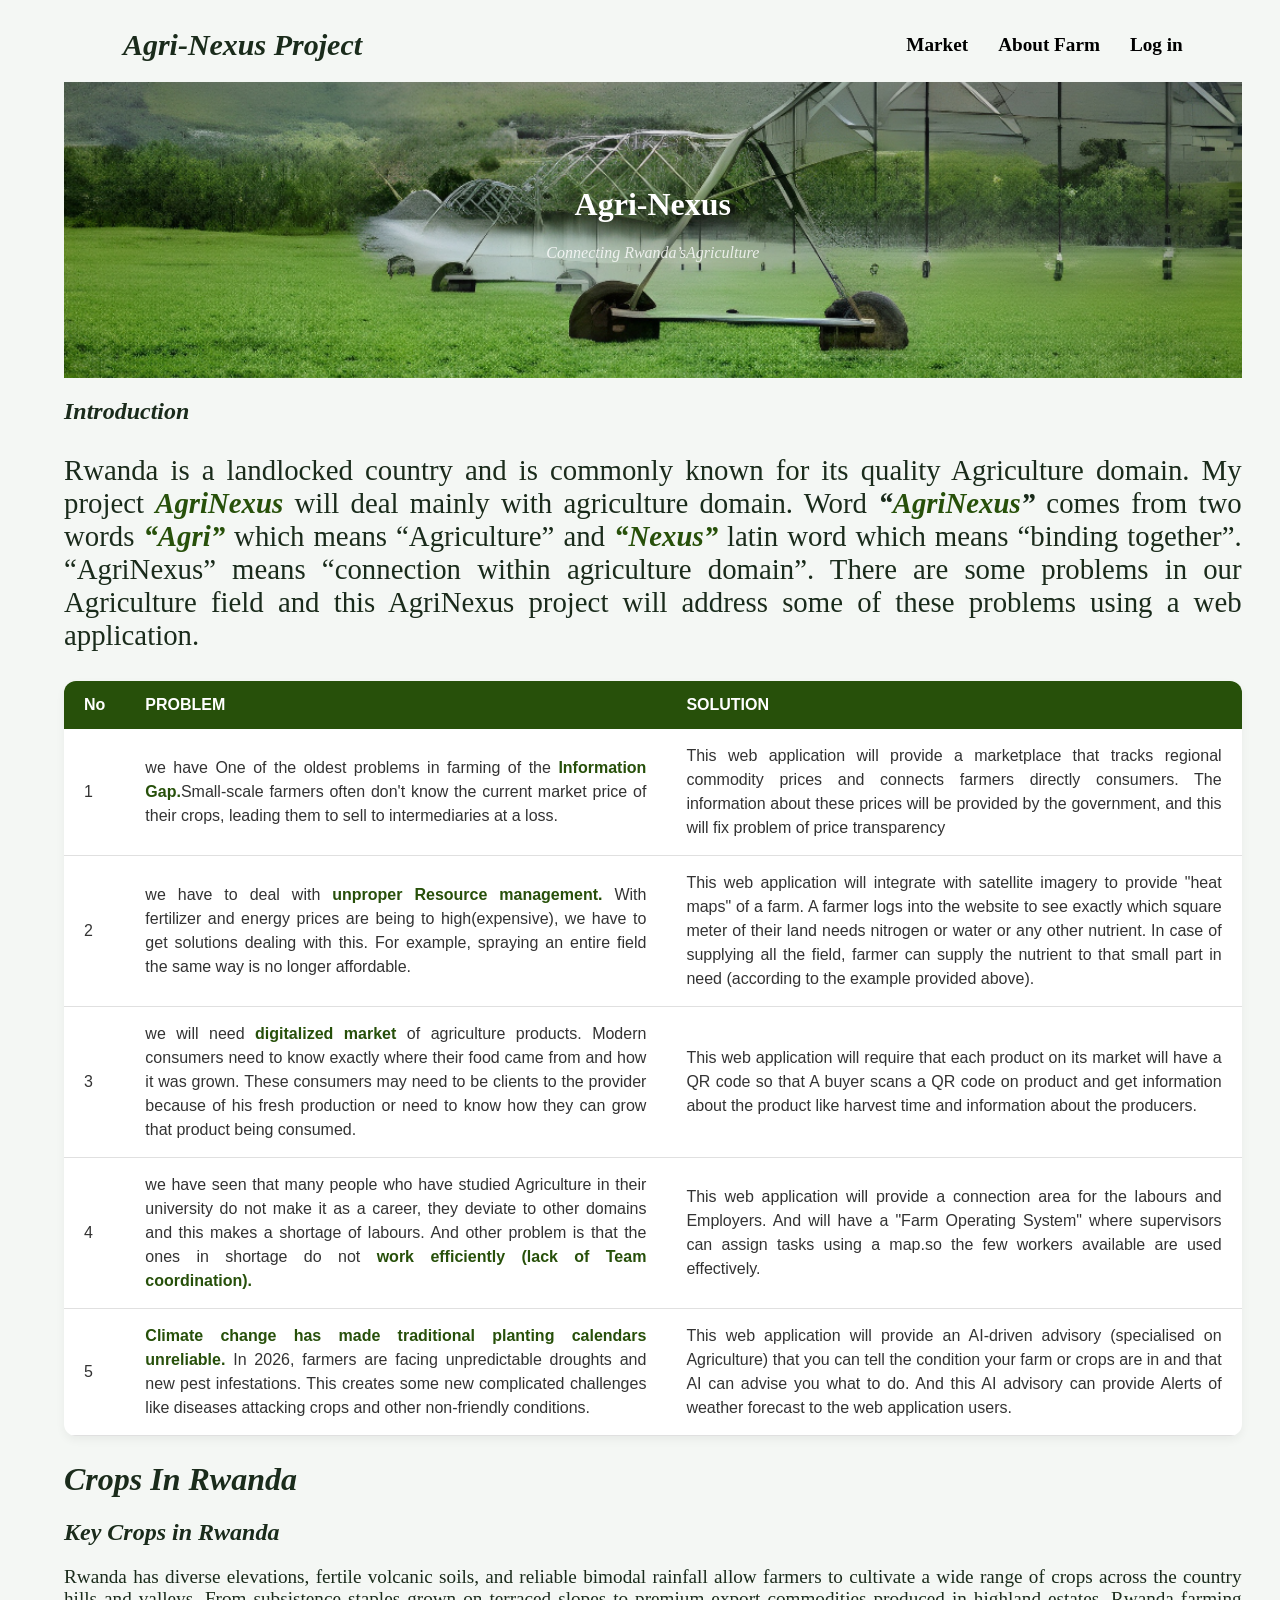
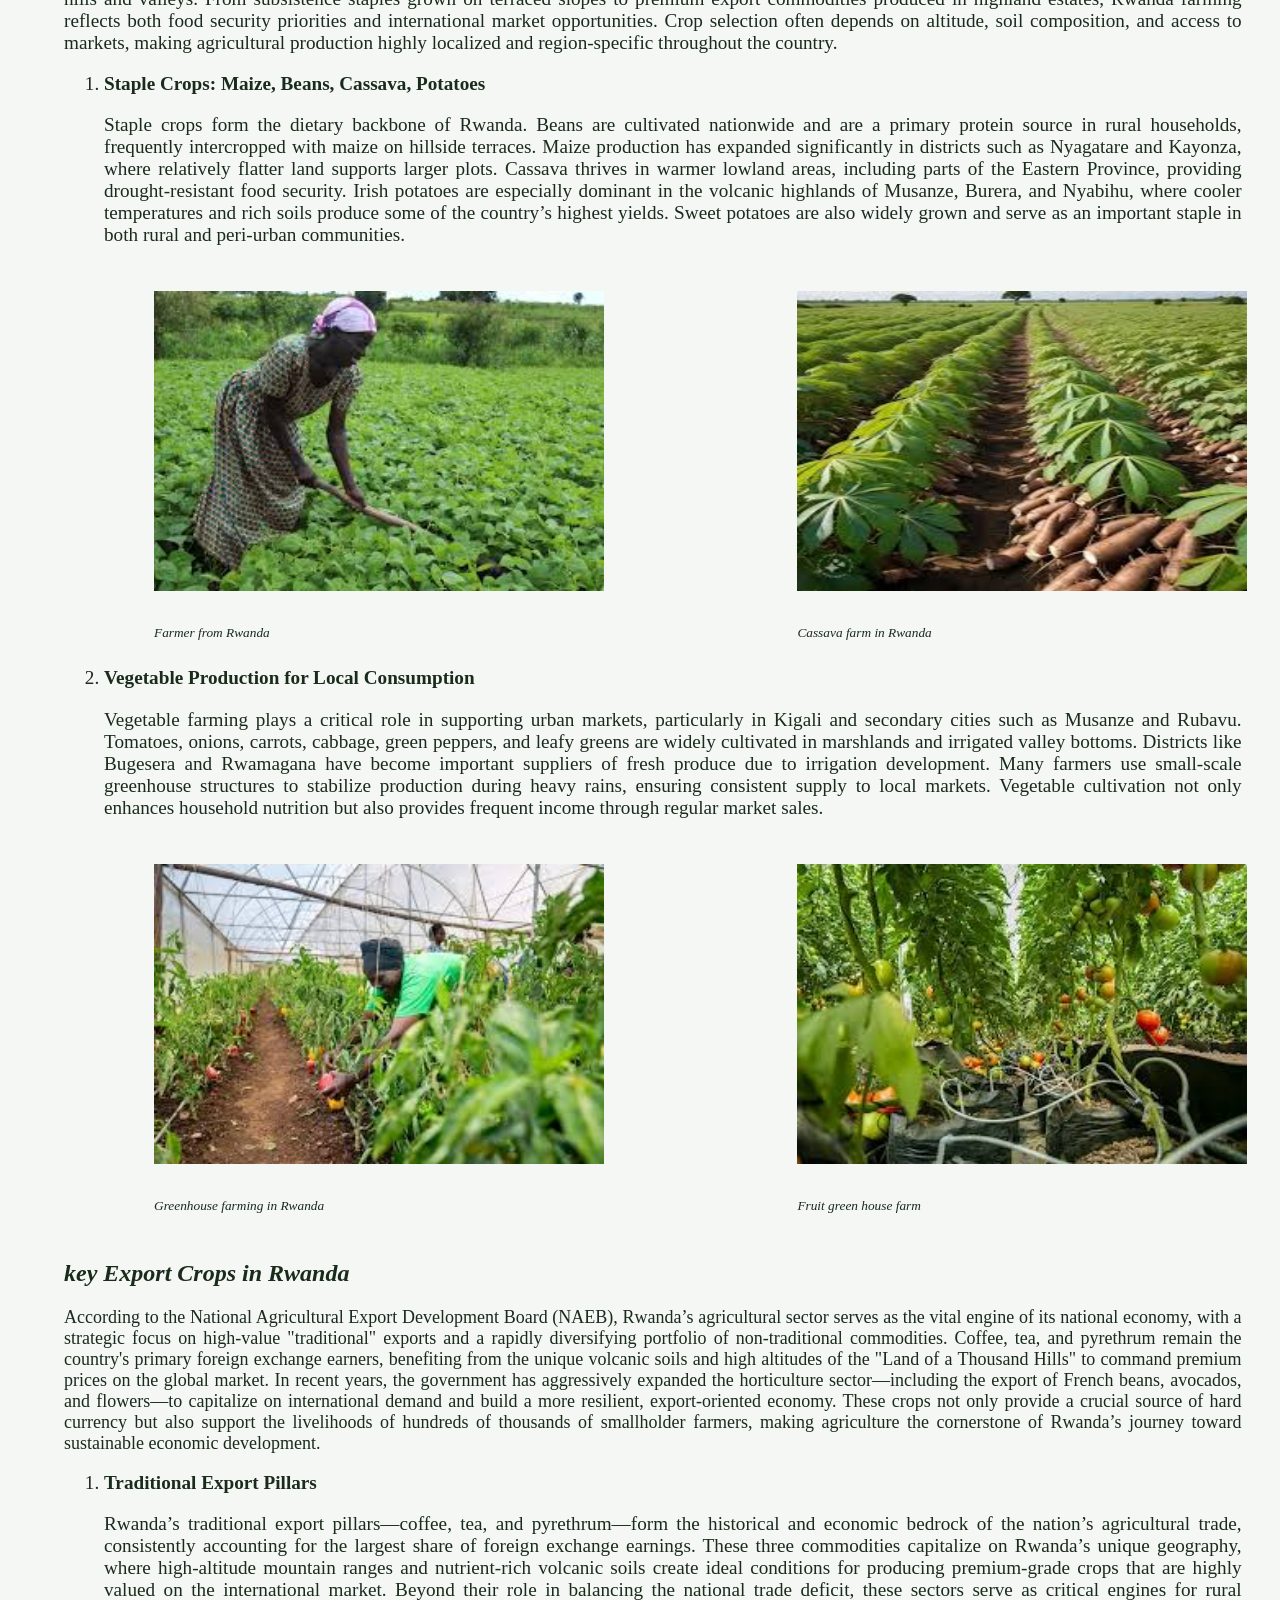
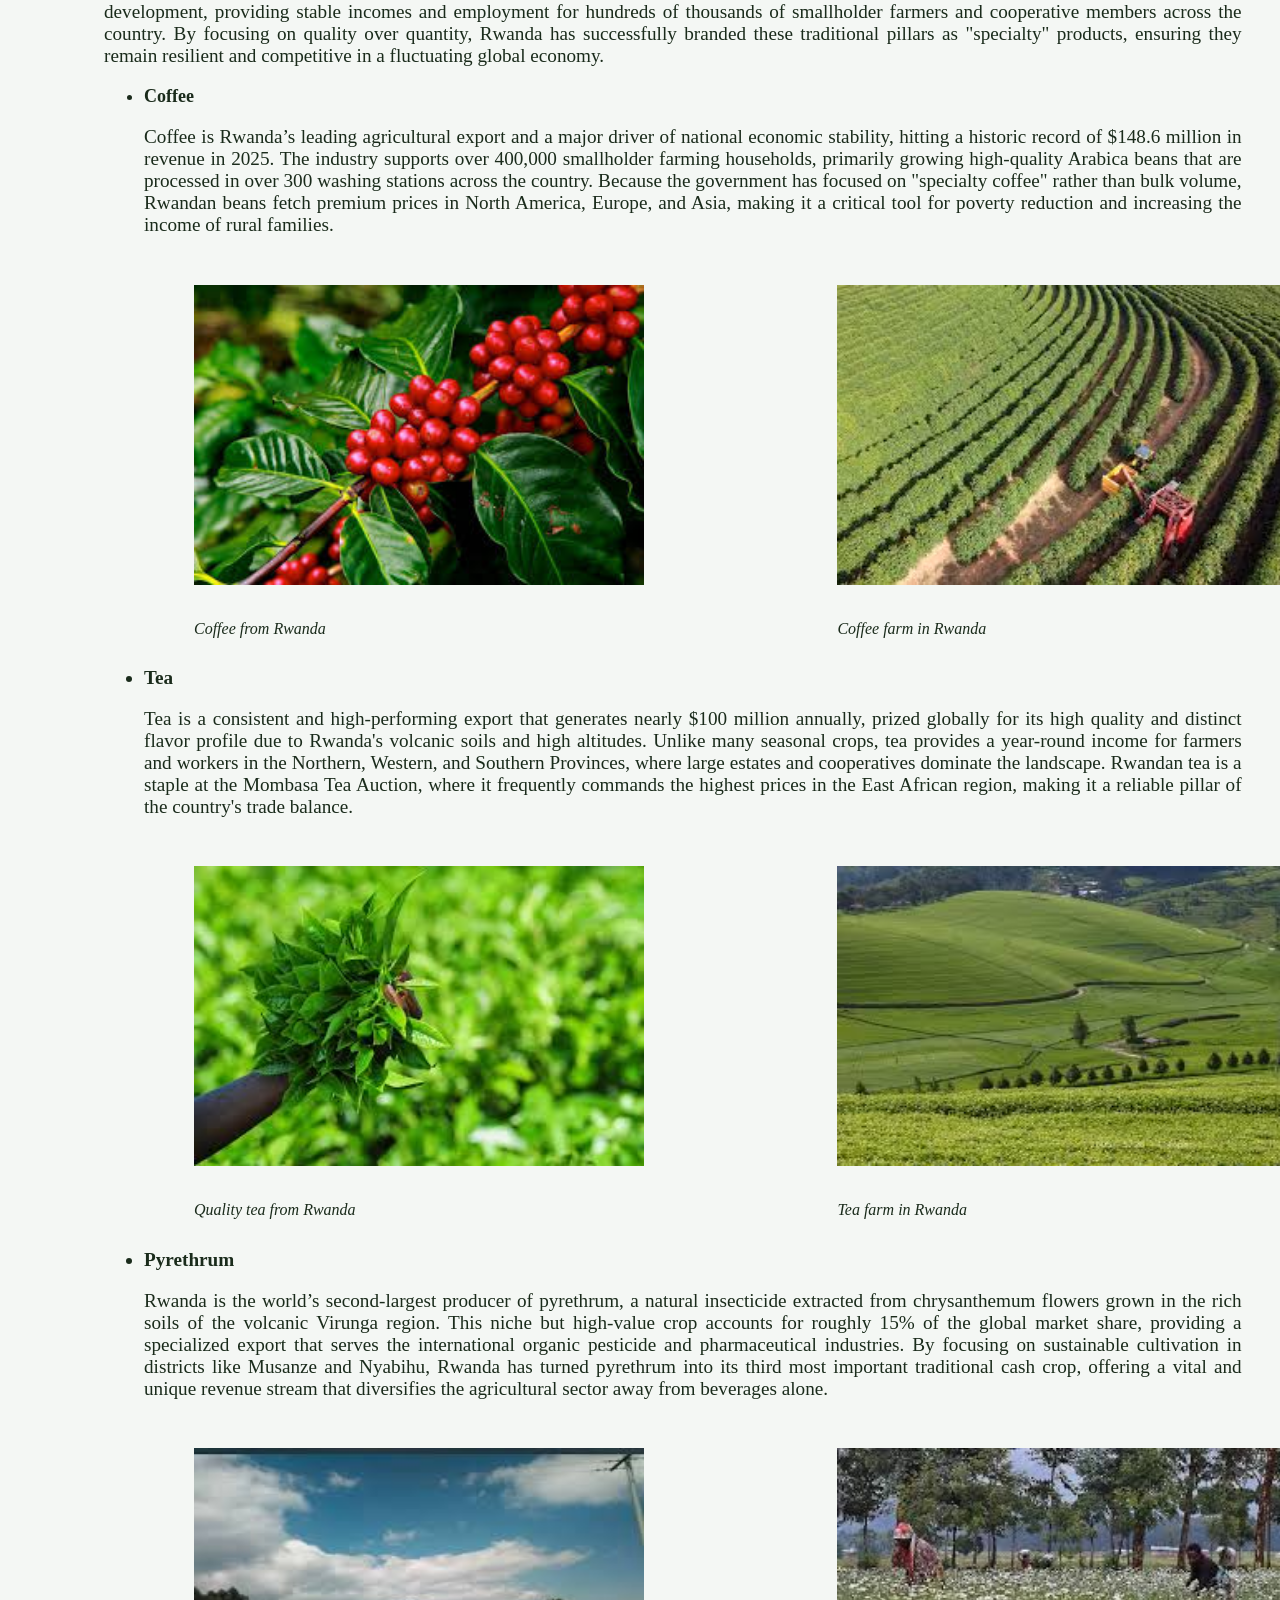
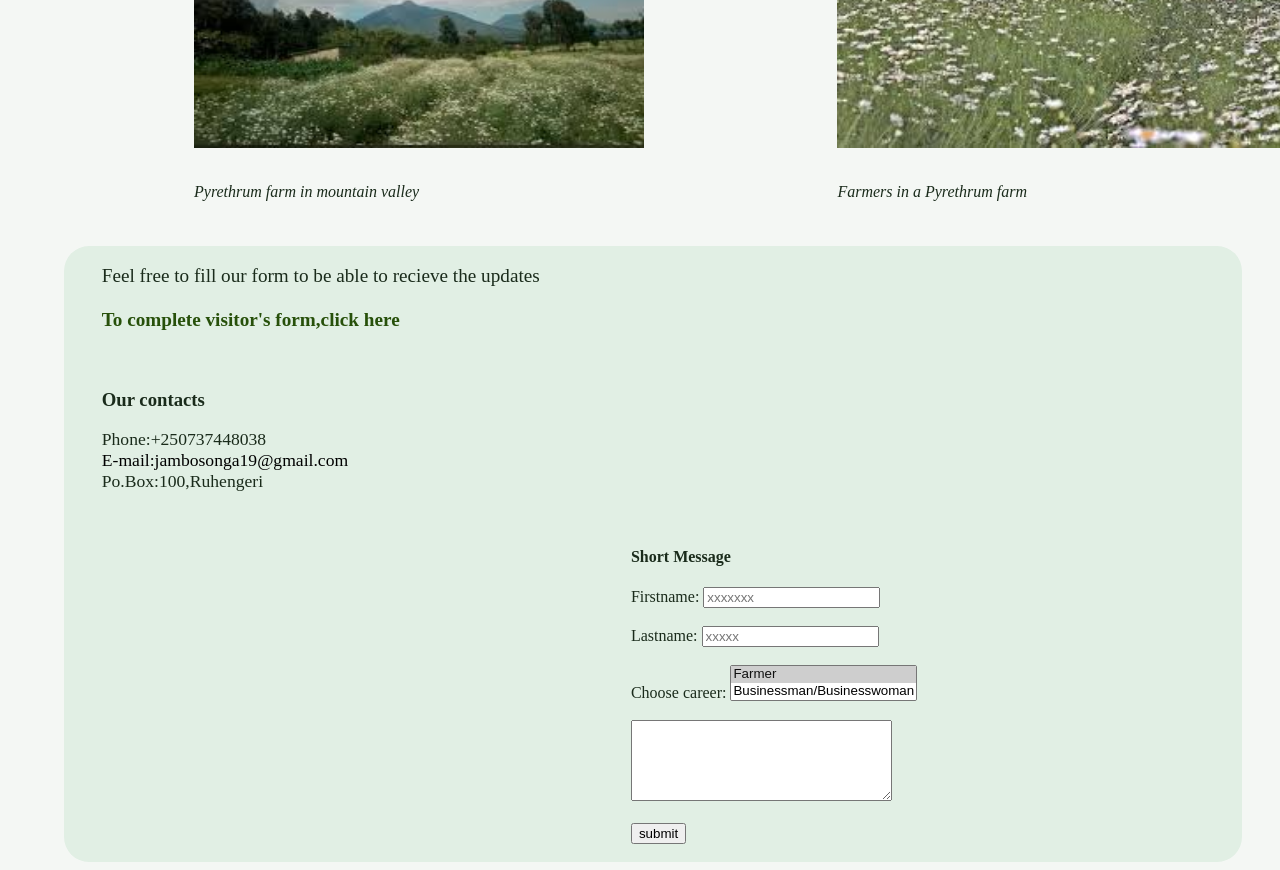
<file: index.html>
<!DOCTYPE html>
<html lang="en">
    
<head>
  <title>Agri-Nexus</title>
  <link rel="icon" type="image/x-icon" href="agri_nexus_logo.png">
  <meta name="viewport" content="width=device-width, initial-scale=1.0">
  <meta name="description" content="Agriculture connection">
  <meta name="keywords" content="Agriculture market,Agriculture work opportunities,Agriculture farm management System">
  <meta name="author" content="Jambo Songa">
  
  <link rel="stylesheet" href="Introduction page.css">
  <link rel="stylesheet" href="Introduction page.js">
  
</head>
<body>

<nav class="navbar">
<div class="logo"> Agri-Nexus Project </div>
<ul class="nav-links" >
<li><a href="Agri-Nexus Market.html">Market</a></li>
<li><a href="about the farm.html">About Farm</a></li>

<li ><a href="login page.html">Log in</a></li>
</ul>
</nav>

<!--introduction-->

<div class="intropic">
      <h1 style="line-height: 0.1;">Agri-Nexus</h1>
      <p style="opacity: 0.8;"><i>Connecting Rwanda’sAgriculture</i></p>
</div>

<h2> <i>Introduction </i> </h2>
<p style="font-size:180%;"> Rwanda is a landlocked country and is commonly known for its quality Agriculture domain. My project <i><b><span style="font-weight: 600; color: #27500A;">AgriNexus</span> </b></i> will deal mainly with agriculture domain. Word<i> <b><q><span style="font-weight: 600; color: #27500A;">AgriNexus</span></q></b></i> comes from two words <i><span style="font-weight: 600; color: #27500A"><q>Agri</q></span></i> which means <q>Agriculture</q> and <i><span style="font-weight: 600; color: #27500A"><q>Nexus</q></span></i> latin word which means <q>binding together</q>.
<q>AgriNexus</q> means <q>connection within agriculture domain</q>. There are some problems in our Agriculture field and this AgriNexus project will address some of these problems using a web application.</p>

<!--table displaying the column of problem to address and the solution in othe colomu-->

<div>
<div>

<table>

<tr>
<th> <b>No</b></th>
<th> <b>PROBLEM </b></th>
<th> <b>SOLUTION </b></th>
</tr>

<tr>
<td> 1</td>
<td> we have One of the oldest problems in farming of the <span style="font-weight: 600; color: #27500A">Information Gap.</span>Small-scale farmers often don't know the current market price of their crops, leading them to sell to intermediaries at a loss.  </td>
<td> This web application will provide a marketplace that tracks regional commodity prices and connects farmers directly consumers. The information about these prices will be provided by the government, and this will fix problem of price transparency </td>
</tr>

<tr>
<td> 2 </td>
<td> we have to deal with <span style="font-weight: 600; color: #27500A">unproper Resource management.</span> With fertilizer and energy prices are being to high(expensive), we have to get solutions dealing with this. For example, spraying an entire field the same way is no longer affordable. </td>
<td> This web application will integrate with satellite imagery to provide "heat maps" of a farm. A farmer logs into the website to see exactly which square meter of their land needs nitrogen or water or any other nutrient. In case of supplying all the field, farmer can supply the nutrient to that small part in need (according to the example provided above).  </td>
</tr>

<tr>
<td>3</td>
<td>we will need <span style="font-weight: 600; color: #27500A">digitalized market</span> of agriculture products. Modern consumers need to know exactly where their food came from and how it was grown. These consumers may need to be clients to the provider because of his fresh production or need to know how they can grow that product being consumed.</td>
<td>This web application will require that each product on its market will have a QR code so that A buyer scans a QR code on product and get information about the product like harvest time and information about the producers.</td>
</tr>

<tr>
<td>4</td>
<td>we have seen that many people who have studied Agriculture in their university do not make it as a career, they deviate to other domains and this makes a shortage of labours. And other problem is that the ones in shortage do not <span style="font-weight: 600; color: #27500A">work efficiently (lack of Team coordination).</span></td>
<td>This web application will provide a connection area for the labours and Employers. And will have a "Farm Operating System" where supervisors can assign tasks using a map.so the few workers available are used effectively.</td>
</tr>

<tr>
<td>5</td>
<td><span style="font-weight: 600; color: #27500A">Climate change has made traditional planting calendars unreliable.</span> In 2026, farmers are facing unpredictable droughts and new pest infestations. This creates some new complicated challenges like diseases attacking crops and other non-friendly conditions.</td>
<td>This web application will provide an AI-driven advisory (specialised on Agriculture) that you can tell the condition your farm or crops are in and that AI can advise you what to do. And this AI advisory can provide Alerts of weather forecast to the web application users.</td>
</tr>
</table>
</div>
</div>

<!-- about crops in rwanda,more likely to be cultivated and more to be exported-->
<h1><i> Crops In Rwanda</i></h1>
<h2><i> Key Crops in Rwanda</i></h2>
<p style="font-size: larger;"> Rwanda has diverse elevations, fertile volcanic soils, and reliable bimodal rainfall allow farmers to cultivate a wide range of crops across the country hills and valleys. From subsistence staples grown on terraced slopes to premium export commodities produced in highland estates, Rwanda farming reflects both food security priorities and international market opportunities. Crop selection often depends on altitude, soil composition, and access to markets, making agricultural production highly localized and region-specific throughout the country.</p>
<ol type="1">
      <li style="font-size: larger;"><b>Staple Crops: Maize, Beans, Cassava, Potatoes</b></li>
      <p style="font-size: larger;">Staple crops form the dietary backbone of Rwanda. Beans are cultivated nationwide and are a primary protein source in rural households, frequently intercropped with maize on hillside terraces. Maize production has expanded significantly in districts such as Nyagatare and Kayonza, where relatively flatter land supports larger plots. Cassava thrives in warmer lowland areas, including parts of the Eastern Province, providing drought-resistant food security. Irish potatoes are especially dominant in the volcanic highlands of Musanze, Burera, and Nyabihu, where cooler temperatures and rich soils produce some of the country’s highest yields. Sweet potatoes are also widely grown and serve as an important staple in both rural and peri-urban communities.
<div class="imagediv">
      <figure>
      <img src="pic1.jpg" alt="potatoes" class="image" style="margin-right: 3cm;">
      <figcaption style="font-size: smaller;"><i>Farmer from Rwanda</i></figcaption>      
      </figure>
      <figure>
      <img src="pic2.jpg" alt="irish" class="image">
      <figcaption style="font-size: smaller;"><i>Cassava farm in Rwanda</i></figcaption>
      </figure>
</div>
            <li style="font-size: larger;"><b>Vegetable Production for Local Consumption</b> </li>
      <p style="font-size: larger;">Vegetable farming plays a critical role in supporting urban markets, particularly in Kigali and secondary cities such as Musanze and Rubavu. Tomatoes, onions, carrots, cabbage, green peppers, and leafy greens are widely cultivated in marshlands and irrigated valley bottoms. Districts like Bugesera and Rwamagana have become important suppliers of fresh produce due to irrigation development. Many farmers use small-scale greenhouse structures to stabilize production during heavy rains, ensuring consistent supply to local markets. Vegetable cultivation not only enhances household nutrition but also provides frequent income through regular market sales.</p>
      </p>
<div class="imagediv">
      <figure>
      <img src="pic3.jpg" alt="veg1" class="image" style="margin-right: 3cm;">
      <figcaption style="font-size: smaller;"><i>Greenhouse farming in Rwanda</i></figcaption>
      </figure>
      <figure>
      <img src="pic4.jpg" alt="veg2" class="image">
      <figcaption style="font-size: smaller;"><i>Fruit green house farm</i></figcaption>
      </figure>
</div>
</ol>
<h2><i> key Export Crops in Rwanda</i></h2>
<p style="font-size: large;"> According to the National Agricultural Export Development Board (NAEB), Rwanda’s agricultural sector serves as the vital engine of its national economy, with a strategic focus on high-value "traditional" exports and a rapidly diversifying portfolio of non-traditional commodities. Coffee, tea, and pyrethrum remain the country's primary foreign exchange earners, benefiting from the unique volcanic soils and high altitudes of the "Land of a Thousand Hills" to command premium prices on the global market. In recent years, the government has aggressively expanded the horticulture sector—including the export of French beans, avocados, and flowers—to capitalize on international demand and build a more resilient, export-oriented economy. These crops not only provide a crucial source of hard currency but also support the livelihoods of hundreds of thousands of smallholder farmers, making agriculture the cornerstone of Rwanda’s journey toward sustainable economic development.</p>
<ol type="1">
      <li style="font-size: larger;"><b>Traditional Export Pillars</b>
            <p>Rwanda’s traditional export pillars—coffee, tea, and pyrethrum—form the historical and economic bedrock of the nation’s agricultural trade, consistently accounting for the largest share of foreign exchange earnings. These three commodities capitalize on Rwanda’s unique geography, where high-altitude mountain ranges and nutrient-rich volcanic soils create ideal conditions for producing premium-grade crops that are highly valued on the international market. Beyond their role in balancing the national trade deficit, these sectors serve as critical engines for rural development, providing stable incomes and employment for hundreds of thousands of smallholder farmers and cooperative members across the country. By focusing on quality over quantity, Rwanda has successfully branded these traditional pillars as "specialty" products, ensuring they remain resilient and competitive in a fluctuating global economy.</p>
            <ul style="list-style-type: disc;">
                  <li style="font-size: large;"><b>Coffee</b></li>
                  <p>Coffee is Rwanda’s leading agricultural export and a major driver of national economic stability, hitting a historic record of $148.6 million in revenue in 2025. The industry supports over 400,000 smallholder farming households, primarily growing high-quality Arabica beans that are processed in over 300 washing stations across the country. Because the government has focused on "specialty coffee" rather than bulk volume, Rwandan beans fetch premium prices in North America, Europe, and Asia, making it a critical tool for poverty reduction and increasing the income of rural families.</p>
                  <div class="imagediv">
                        <figure>
                         <img src="coffee1.jpg" alt="coffee" class="image" style="margin-right: 3cm;">
                         <figcaption style="font-size: smaller;"><i>Coffee from Rwanda</i></figcaption>
                        </figure>
                        <figure>
                         <img src="coffee2.jpg" alt="coffee" class="image">
                         <figcaption style="font-size: smaller;"><i>Coffee farm in Rwanda</i></figcaption>
                        </figure>
                  
                  </div>
                  <li><b>Tea</b></li>
                  <p>Tea is a consistent and high-performing export that generates nearly $100 million annually, prized globally for its high quality and distinct flavor profile due to Rwanda's volcanic soils and high altitudes. Unlike many seasonal crops, tea provides a year-round income for farmers and workers in the Northern, Western, and Southern Provinces, where large estates and cooperatives dominate the landscape. Rwandan tea is a staple at the Mombasa Tea Auction, where it frequently commands the highest prices in the East African region, making it a reliable pillar of the country's trade balance.</p>
                  <div class="imagediv">
                        <figure>
                         <img src="tea1.jpg" alt="tea" class="image" style="margin-right: 3cm;">
                         <figcaption style="font-size: smaller;"><i>Quality tea from Rwanda</i></figcaption>     
                        </figure>
                        <figure>
                         <img src="tea2.jpg" alt="tea" class="image">
                         <figcaption style="font-size: smaller;"><i>Tea farm in Rwanda</i></figcaption>
                        </figure>
                        
                  </div>
                  <li><b>Pyrethrum</b></li>
                  <p> Rwanda is the world’s second-largest producer of pyrethrum, a natural insecticide extracted from chrysanthemum flowers grown in the rich soils of the volcanic Virunga region. This niche but high-value crop accounts for roughly 15% of the global market share, providing a specialized export that serves the international organic pesticide and pharmaceutical industries. By focusing on sustainable cultivation in districts like Musanze and Nyabihu, Rwanda has turned pyrethrum into its third most important traditional cash crop, offering a vital and unique revenue stream that diversifies the agricultural sector away from beverages alone.</p>
            <div class="imagediv">
                  <figure>
                        <img src="pyr1.jpg" alt="pyr1" class="image" style="margin-right: 3cm;">
                        <figcaption style="font-size: smaller;"><i>Pyrethrum farm in mountain valley</i></figcaption>
                  </figure>
                   <figure>
                        <img src="pyr2.jpg" alt="pyr2" class="image">
                      <figcaption style="font-size: smaller;"><i>Farmers in a Pyrethrum farm</i></figcaption>
                   </figure>     
                        
            </div>
            </ul>
      </li>
      
</ol>




<div style="background-color:#E1EFE4; border-radius: 25px;">
  <div class="last">
      <p style="font-size: larger;">Feel free to fill our form to be able to recieve the updates</p>
      <h4><a href="Visitor Page.html" style="font-size: larger; text-decoration: none; color: #27500A;"> To complete visitor's form,click here</a></h4><br>
      <h3>Our contacts </h3>
      <p style="font-size:110%;">Phone:+250737448038<br><a href="mailto:jambosonga19@gmail.com" style="text-decoration: none; color: black;">E-mail:jambosonga19@gmail.com</a><br>Po.Box:100,Ruhengeri</p>
  </div>
      <div class="last" style="margin-left: 15cm; margin-top: 1cm; text-align: left;">
      <form>
            <h4 style="margin-top:0;"><b>Short Message</b></h4>
      <label for="fname">Firstname:</label>
      <input type="text" name="fname" id="fname" placeholder="xxxxxxx" required><br><br>
      <label for="lname">Lastname:</label>
      <input type="text" id="lname" name="fname" placeholder="xxxxx"><br><br>
      <label for="career">Choose career:</label>
      <select id="career" name="career" size="2">
            <option value="Farmer" selected>Farmer</option>
            <option value="Businessman/businesswoman">Businessman/Businesswoman</option>
            <option value="Others">Others</option>
      </select> <br><br> 
    <textarea name="message" rows="5" cols="30"></textarea><br><br>
    <input type="submit" value="submit"><br><br>
    </form>
  </div>


</div>


</body>
</html>
</file>
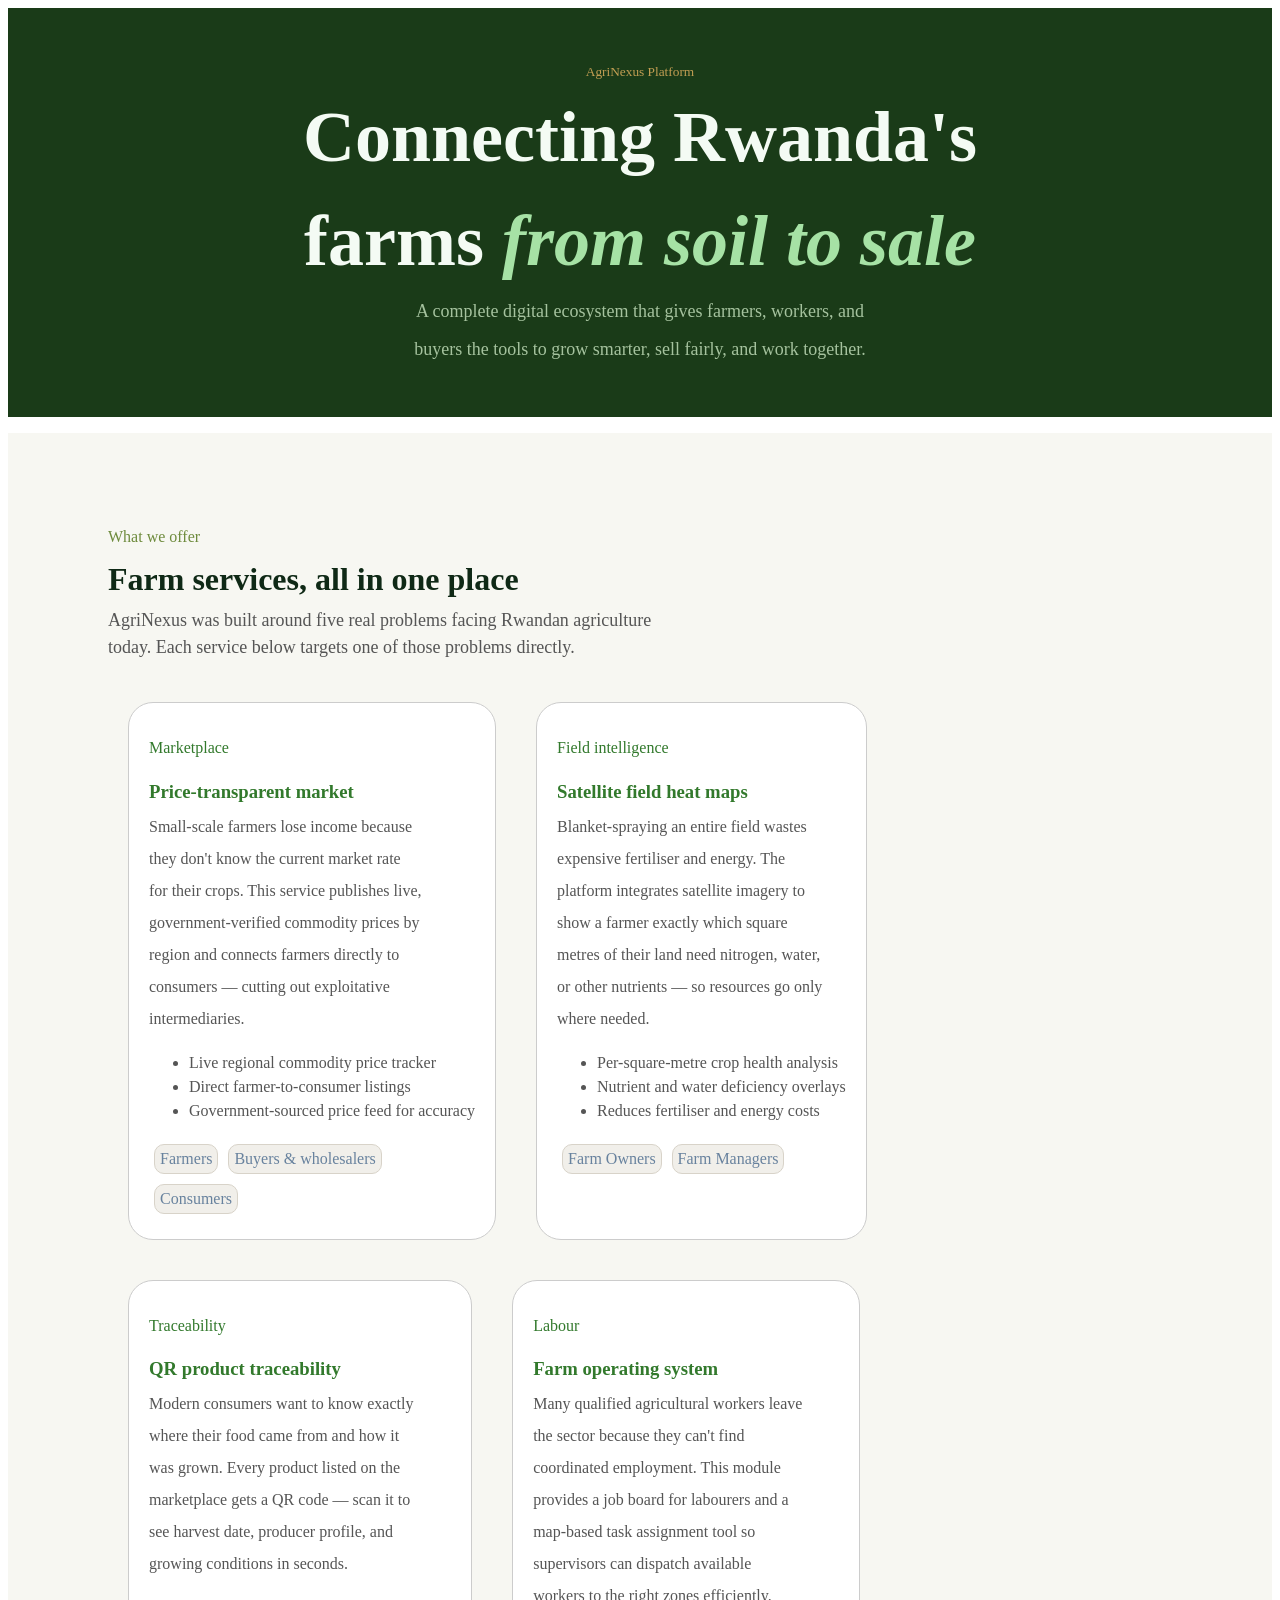
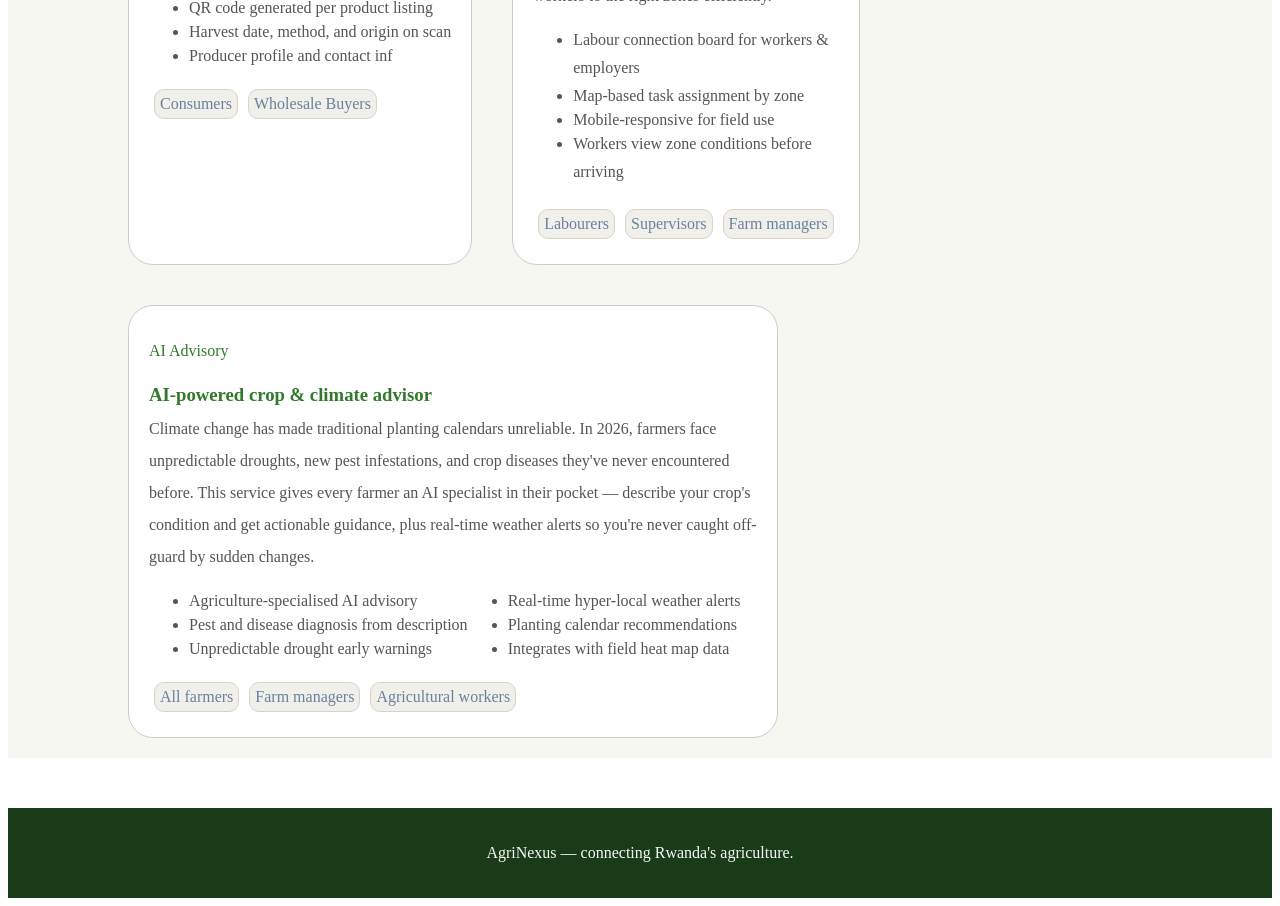
<file: About the farm.html>
<!DOCTYPE html>
<html lang="en">
    <head>
        <meta name="viewport" content="width=device-width, initial-scale=1.0">
        <title>Agri-Nexus - About the Farm</title>
        <link rel="stylesheet" href="About the farm.css">
        <link rel="stylesheet" href="About the farm.js">
    </head>
    <body>
        <div class="into">
            <p style="color: #C29E53; line-height: 0.1em; font-size: smaller;">AgriNexus Platform</p>
            <h1 style="color: #F4FBF4; line-height: 0.1em; font-size: 450%;">Connecting Rwanda's</h1>
            <h1 style="color: #F4FBF4; line-height: 0.1em; font-size: 450%;">farms <em style="color: #A6E2A5;">from soil to sale</em></h1>
            <p style="color: #A5C29E; line-height: 0.1em; font-size: large;">A complete digital ecosystem that gives farmers, workers, and</p>
            <p style="color: #A5C29E; line-height: 0.1px; font-size: large;">buyers the tools to grow smarter, sell fairly, and work together.</p>
        </div>
        
        <div style="padding-left: 100px; padding-right: 100px; background-color:#F7F7F2">
            <p style="font-size: 100%; color:#6E8B3D; line-height: 0.5em; padding-top:100px; padding-bottom: 0px;">What we offer</p>
            <h1 style="font-size: xx-large; color:#0F2916; line-height: 1em;">Farm services, all in one place</h1>
            <p style="font-size: large; color:#555555; line-height: 0.5em;">AgriNexus was built around five real problems facing Rwandan agriculture</p>
            <p style="font-size: large; color:#555555; line-height: 0.5em;">today. Each service below targets one of those problems directly.</p>

            <div style="background-color:#F7F7F2; display:flex; flex-direction: row; flex-wrap:wrap; margin-top:30px; margin-bottom: 50px;">
                
                <div class="middiv" style="color: #555555;">
                    <p style="color: #32792c;">Marketplace</p>
                    <h3 style="line-height: 0.0em; color:#32792c">Price-transparent market</h3>
                    <P style="line-height: 0.0em;">Small-scale farmers lose income because</P>
                    <P style="line-height: 0.0em;">they don't know the current market rate</P>
                    <P style="line-height: 0.0em;">for their crops. This service publishes live,</P>
                    <P style="line-height: 0.0em;">government-verified commodity prices by</P>
                    <P style="line-height: 0.0em;">region and connects farmers directly to</P>
                    <P style="line-height: 0.0em;">consumers — cutting out exploitative</P>
                    <P style="line-height: 0.0em;">intermediaries.</P>
                    <ul style="line-height: 1.5em;">
                        <li>Live regional commodity price tracker</li>
                        <li>Direct farmer-to-consumer listings</li>
                        <li>Government-sourced price feed for accuracy</li>
                    </ul>
                    <div style="display: flex; flex-direction:column;">
                        <div style="display:flex; flex-direction:row">
                          <div class="mindiv">Farmers</div>
                          <div class="mindiv">Buyers & wholesalers</div>
                        </div>
                        <div class="mindiv" style="margin-right: auto;">Consumers</div>
                    </div>
                </div>
            

                <div class="middiv" style="color: #555555;">
                    <p style="color: #32792c;">Field intelligence</p>
                    <h3 style="line-height: 0.0em; color:#32792c">Satellite field heat maps</h3>
                    <P style="line-height: 0.0em;">Blanket-spraying an entire field wastes</P>
                    <P style="line-height: 0.0em;">expensive fertiliser and energy. The</P>
                    <P style="line-height: 0.0em;">platform integrates satellite imagery to</P>
                    <P style="line-height: 0.0em;">show a farmer exactly which square</P>
                    <P style="line-height: 0.0em;">metres of their land need nitrogen, water,</P>
                    <P style="line-height: 0.0em;">or other nutrients — so resources go only</P>
                    <P style="line-height: 0.0em;">where needed.</P>
                    <ul style="line-height: 1.5em;">
                        <li>Per-square-metre crop health analysis</li>
                        <li>Nutrient and water deficiency overlays</li>
                        <li>Reduces fertiliser and energy costs</li>
                    </ul>
                        <div style="display:flex; flex-direction:row">
                          <div class="mindiv">Farm Owners</div>
                          <div class="mindiv">Farm Managers</div>
                        </div>
                </div>

                <div class="middiv" style="color: #555555;">
                    <p style="color: #32792c;">Traceability</p>
                    <h3 style="line-height: 0.0em; color:#32792c;">QR product traceability</h3>
                    <P style="line-height: 0.0em;">Modern consumers want to know exactly</P>
                    <P style="line-height: 0.0em;">where their food came from and how it</P>
                    <P style="line-height: 0.0em;">was grown. Every product listed on the</P>
                    <P style="line-height: 0.0em;">marketplace gets a QR code — scan it to</P>
                    <P style="line-height: 0.0em;">see harvest date, producer profile, and</P>
                    <P style="line-height: 0.0em;">growing conditions in seconds.</P>
                    <ul style="line-height: 1.5em;">
                        <li>QR code generated per product listing</li>
                        <li>Harvest date, method, and origin on scan</li>
                        <li>Producer profile and contact inf</li>
                    </ul>
                        <div style="display:flex; flex-direction:row">
                          <div class="mindiv">Consumers</div>
                          <div class="mindiv">Wholesale Buyers</div>
                        </div>
                </div>

                <div class="middiv" style="color: #555555;">
                    <p style="color: #32792c;">Labour</p>
                    <h3 style="line-height: 0.0em; color:#32792c;">Farm operating system</h3>
                    <P style="line-height: 0.0em;">Many qualified agricultural workers leave</P>
                    <P style="line-height: 0.0em;">the sector because they can't find</P>
                    <P style="line-height: 0.0em;">coordinated employment. This module</P>
                    <P style="line-height: 0.0em;">provides a job board for labourers and a</P>
                    <P style="line-height: 0.0em;">map-based task assignment tool so</P>
                    <P style="line-height: 0.0em;">supervisors can dispatch available</P>
                    <p style="line-height: 0.0em;">workers to the right zones efficiently.</p>
                    <ul style="line-height: 1.5em;">
                        <li>Labour connection board for workers &</li>
                        <p style="line-height: 0.0em;">employers</p>
                        <li>Map-based task assignment by zone</li>
                        <li>Mobile-responsive for field use</li>
                        <li>Workers view zone conditions before</li>
                        <p style="line-height: 0.0em; padding-top: 0em;">arriving</p>
                    </ul>
                        <div style="display:flex; flex-direction:row">
                          <div class="mindiv">Labourers</div>
                          <div class="mindiv">Supervisors</div>
                          <div class="mindiv">Farm managers</div>
                        </div>
                </div>

                <div class="middiv" style="color: #555555; ">
                    <p style="color: #32792c;">AI Advisory</p>
                    <h3 style="line-height: 0.0em; color:#32792c;">AI-powered crop & climate advisor</h3>
                    <P style="line-height: 0.0em;">Climate change has made traditional planting calendars unreliable. In 2026, farmers face</P>
                    <P style="line-height: 0.0em;">unpredictable droughts, new pest infestations, and crop diseases they've never encountered</P>
                    <P style="line-height: 0.0em;">before. This service gives every farmer an AI specialist in their pocket — describe your crop's</P>
                    <P style="line-height: 0.0em;">condition and get actionable guidance, plus real-time weather alerts so you're never caught off-</P>
                    <P style="line-height: 0.0em;">guard by sudden changes.</P>
                    <div style="display: flex; flex-direction:row;">
                        <div>
                           <ul style="line-height: 1.5em;">
                               <li>Agriculture-specialised AI advisory</li>
                               <li>Pest and disease diagnosis from description</li>
                               <li>Unpredictable drought early warnings</li>
                            </ul>
                        </div>
                        <div>
                            <ul style="line-height: 1.5em;">
                               <li>Real-time hyper-local weather alerts</li>
                               <li>Planting calendar recommendations</li>
                               <li>Integrates with field heat map data</li>
                            </ul>   
                        </div>
                    </div>
                        <div style="display:flex; flex-direction:row">
                          <div class="mindiv">All farmers</div>
                          <div class="mindiv">Farm managers</div>
                          <div class="mindiv">Agricultural workers</div>
                        </div>
                    </div>
                </div>
        </div>

        <div class="end">
            <p style="color: #F4FBF4;">AgriNexus — connecting Rwanda's agriculture. </p>
        </div>
    </body>
</html>
</file>
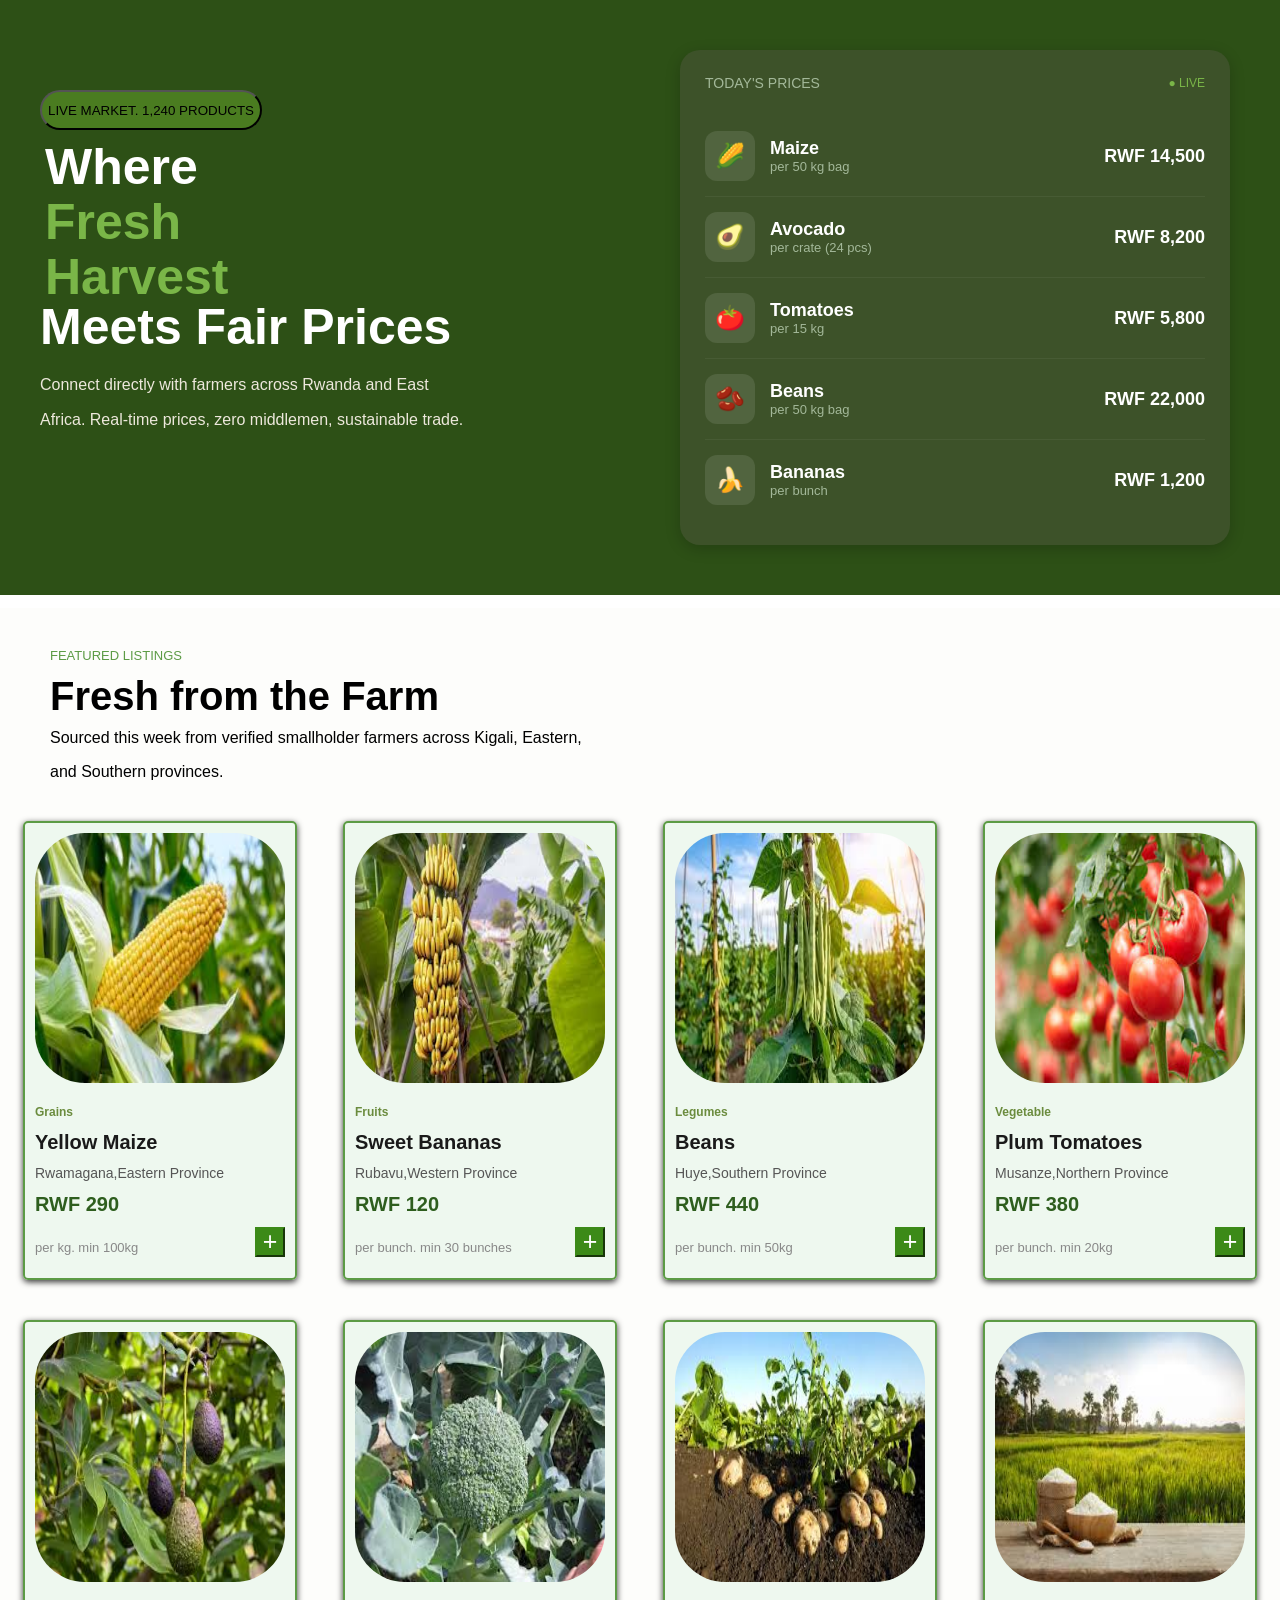
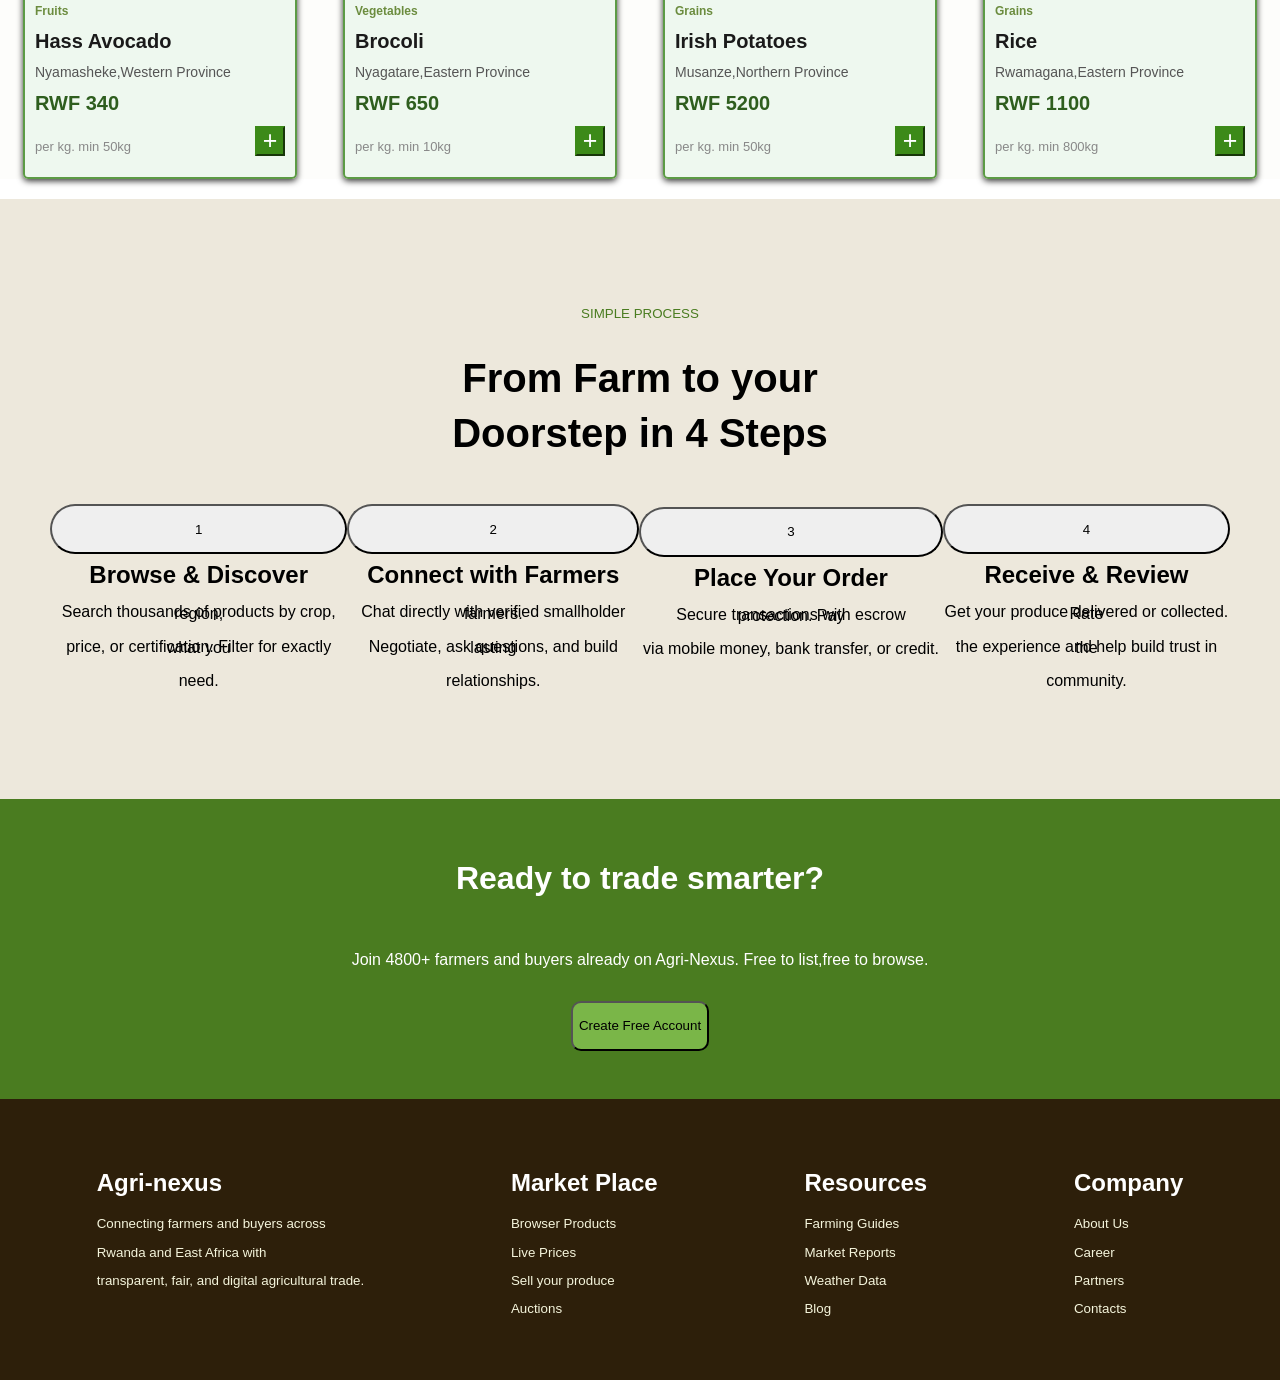
<file: Agri-Nexus Market.html>
<!DOCTYPE html>
<html>
    <head>
        <title>Agri-Nexus - Market</title>
        <link rel="stylesheet" href="Agri-Nexus Market.css">
        <link rel="stylesheet" href="Agri-Nexus Market.js">
    </head>
    <body>
        <div class="top">
            <div style="display: flex; flex-direction: column; gap: 0; display: flex; flex-direction: column; margin: 40px;">
                <button type="button" style="background-color: #4a7c20; border-radius: 50px; font-size: smaller; align-self: flex-start; margin-bottom: 10px; margin-top: 50px; height: 40px;">
                LIVE MARKET. 1,240 PRODUCTS
                </button>
    
               <p style="font-size: 50px; font-weight: bold; margin: 5px; line-height: 0.9; color: white;">Where</p>
               <p style="font-size: 50px; font-weight: bold; margin: 5px; line-height: 0.9; color: #7ab648;">Fresh</p>
               <p style="font-size: 50px; font-weight: bold; margin: 5px; line-height: 0.9; color: #7ab648;">Harvest</p>
               <p style="font-size: 50px; font-weight: bold; margin: 0; line-height: 0.9; color: white;">Meets Fair Prices</p>
    
                <div style="margin-top: 15px; line-height: 1.2; color: #ede8dc; text-align: left;">
                  <p style="margin-top: 10px;">Connect directly with farmers across Rwanda and East</p>
                   <p style="margin: 0;">Africa. Real-time prices, zero middlemen, sustainable trade.</p>
                </div>
            </div>
            <div class="market-card">
    
                <div class="header">
                   <span>TODAY'S PRICES</span>
                   <span style="color: #7ab648; font-size: 12px;">● LIVE</span>
               </div>

               <div class="price-row">
                  <div class="icon-box">🌽</div>
                  <div style="flex-grow: 1;">
                   <p class="item-name">Maize</p>
                   <p class="item-subtext">per 50 kg bag</p>
                </div>
                <div style=" text-align: right;">
                   <p class="price-value">RWF 14,500</p>
                </div>
            </div>

            <div class="price-row">
                <div class="icon-box">🥑</div>
                <div style="flex-grow: 1;">
                   <p class="item-name">Avocado</p>
                   <p class="item-subtext">per crate (24 pcs)</p>
                </div>
                <div style=" text-align: right;">
                   <p class="price-value">RWF 8,200</p>
                </div>
             </div>

            <div class="price-row">
                 <div class="icon-box">🍅</div>
                <div style="flex-grow: 1;">
                    <p class="item-name">Tomatoes</p>
                    <p class="item-subtext">per 15 kg</p>
                </div>
                <div style=" text-align: right;">
                    <p class="price-value">RWF 5,800</p>
                </div>
            </div>

            <div class="price-row">
               <div class="icon-box">🫘</div>
               <div style="flex-grow: 1;">
                  <p class="item-name">Beans</p>
                  <p class="item-subtext">per 50 kg bag</p>
                </div>
             <div style=" text-align: right;">
               <p class="price-value">RWF 22,000</p>
             </div>
            </div>

            <div class="price-row" style="border-bottom: none;">
             <div class="icon-box">🍌</div>
             <div style="flex-grow: 1;">
               <p class="item-name">Bananas</p>
               <p class="item-subtext">per bunch</p>
             </div>
             <div style=" text-align: right;">
               <p class="price-value">RWF 1,200</p>
            </div>
            </div>
        </div>
    </div>

    <div class="listings">
        <div class="listings1">
             <p style="color: #5c9b45; font-size: small; padding-top: 40px;">FEATURED LISTINGS</p> 
             <h1 style="font-size: 250%; line-height: 0.3;">Fresh from the Farm</h1>
             <p>Sourced this week from verified smallholder farmers across Kigali, Eastern,</p>
             <p style="margin-bottom: 40px;">and Southern provinces.</p>
        </div>
        <div class="wrap">
            <div class="cropitem">
                <div class="cropimage"><img class="cropimagesize" src="maize.jpg" alt="maize"></div>
                <div style="margin: 10px;">
                     <p class="croptype">Grains</p>
                     <p class="cropname">Yellow Maize</p>
                     <p class="croplocation">Rwamagana,Eastern Province</p>
                     <p class="cropprice">RWF 290</p>
                     <div style="display: flex; justify-content: space-between;">
                        <P class="cropmin">per kg. min 100kg</P>
                        <button class="button"><p style="font-size: 25px;">+</p></button>
                    </div>
                     
                </div>
            </div>
            <div class="cropitem">
                <div class="cropimage"><img class="cropimagesize" src="banana.jpg" alt="banana"></div>
                <div style="margin: 10px;">
                     <p class="croptype">Fruits</p>
                     <p class="cropname">Sweet Bananas</p>
                     <p class="croplocation">Rubavu,Western Province</p>
                     <p class="cropprice">RWF 120</p>
                     <div style="display: flex; justify-content: space-between;">
                        <P  class="cropmin">per bunch. min 30 bunches</P>
                         <button class="button"><p style="font-size: 25px;">+</p></button>
                     </div>
                     
                </div>
            </div>
            <div class="cropitem">
                <div class="cropimage"><img class="cropimagesize" src="bean.jpg" alt="bean"> </div>
                <div style="margin: 10px;">
                     <p class="croptype">Legumes</p>
                     <p class="cropname">Beans</p>
                     <p class="croplocation">Huye,Southern Province</p>
                     <p class="cropprice">RWF 440</p>
                     <div style="display: flex; justify-content: space-between;">
                        <P class="cropmin">per bunch. min 50kg</P>
                      <button class="button"><p style="font-size: 25px;">+</p></button>
                     </div>
                     
                </div>
            </div>
            <div class="cropitem">
                <div class="cropimage"><img class="cropimagesize" src="tomatoe.jpg" alt="tomatoe"> </div>
                <div style="margin: 10px;">
                     <p class="croptype">Vegetable</p>
                     <p class="cropname">Plum Tomatoes</p>
                     <p class="croplocation">Musanze,Northern Province</p>
                     <p class="cropprice">RWF 380</p>
                     <div style="display: flex; justify-content: space-between;">
                        <P class="cropmin">per bunch. min 20kg</P>
                      <button class="button"><p style="font-size: 25px;">+</p></button>
                     </div>
                     
                </div>
            </div>
        </div>
        <div class="wrap">
            <div class="cropitem" style="margin-top: 40px;">
                <div class="cropimage"><img class="cropimagesize" src="Avodado.jpg" alt="Avocado"></div>
                <div style="margin: 10px;">
                     <p class="croptype">Fruits</p>
                     <p class="cropname">Hass Avocado</p>
                     <p class="croplocation">Nyamasheke,Western Province</p>
                     <p class="cropprice">RWF 340</p>
                     <div style="display: flex; justify-content: space-between;">
                        <P class="cropmin">per kg. min 50kg</P>
                     <button class="button"><p style="font-size: 25px;">+</p></button>
                     </div>
                     
                </div>
            </div>
            <div class="cropitem" style="margin-top: 40px;">
                <div class="cropimage"><img class="cropimagesize" src="brocoli.jpg" alt="brocoli"></div>
                <div style="margin: 10px;">
                     <p class="croptype">Vegetables</p>
                     <p class="cropname">Brocoli</p>
                     <p class="croplocation">Nyagatare,Eastern Province</p>
                     <p class="cropprice">RWF 650</p>
                     <div style="display: flex; justify-content: space-between;">
                        <P class="cropmin">per kg. min 10kg</P>
                     <button class="button"><p style="font-size: 25px;">+</p></button>
                     </div>
                     
                </div>
            </div>
            <div class="cropitem" style="margin-top: 40px;">
                <div class="cropimage"><img class="cropimagesize" src="potatoe.jpg" alt="potatoe"> </div>
                <div style="margin: 10px;">
                     <p class="croptype">Grains</p>
                     <p class="cropname">Irish Potatoes</p>
                     <p class="croplocation">Musanze,Northern Province</p>
                     <p class="cropprice">RWF 5200</p>
                     <div style="display: flex; justify-content: space-between;">
                        <P class="cropmin">per kg. min 50kg</P>
                     <button class="button"><p style="font-size: 25px;">+</p></button>
                     </div>
                     
                </div>
            </div>
            <div class="cropitem" style="margin-top: 40px;">
                <div class="cropimage"><img class="cropimagesize" src="rice.jpg" alt="rice"> </div>
                <div style="margin: 10px;">
                     <p class="croptype">Grains</p>
                     <p class="cropname">Rice</p>
                     <p class="croplocation">Rwamagana,Eastern Province</p>
                     <p class="cropprice">RWF 1100</p>
                     <div style="display: flex; justify-content: space-between;">
                        <P class="cropmin">per kg. min 800kg</P>
                     <button class="button"><p style="font-size: 25px;">+</p></button>
                     </div>
                     
                </div>
            </div>
        </div>
  </div>

        <div class="pre2end">
            <div style="text-align: center; line-height: 1.5px;">
                <p style="font-size: smaller; color: #4a7c20;">SIMPLE PROCESS</p>
                <h1 style="font-size: 250%; margin-top: 50px;">From Farm to your</h1>
                <h1 style="margin-bottom: 40px; font-size:250%;">Doorstep in 4 Steps</h1>
            </div>
            <div style="display: flex; flex-direction: row; justify-content: space-evenly; text-align: center;">
                <div style="line-height: 1.2px;">
                    <br><br><br><br><br><br><br><br><br><br><br><br><br><br><br><br><br><br><br><br><br><br><br><br><br>
                   <button type="button" style="height: 50px; border-radius:50px;">1</button>
                   <h2>Browse & Discover</h2>
                   <p>Search thousands of products by crop, region,</p>
                   <p>price, or certification. Filter for exactly what you</p>
                   <p>need.</p>
                </div>
                <div style="line-height: 1.2px;">
                    <br><br><br><br><br><br><br><br><br><br><br><br><br><br><br><br><br><br><br><br><br><br><br><br><br>
                   <button type="button" style="height: 50px; border-radius:50px;">2</button>
                   <h2>Connect with Farmers</h2>
                   <p>Chat directly with verified smallholder farmers.</p>
                   <p>Negotiate, ask questions, and build lasting</p>
                   <p>relationships.</p>
                </div>
                <div style="line-height: 1.2px;">
                    
                   <button type="button" style="height: 50px; border-radius:50px;">3</button>
                   <h2>Place Your Order</h2>
                   <p>Secure transactions with escrow protection. Pay</p>
                   <p>via mobile money, bank transfer, or credit.</p>   
                </div>
                <div style="line-height: 1.2px;">
                    <br><br><br><br><br><br><br><br><br><br><br><br><br><br><br><br><br><br><br><br><br><br><br><br><br>
                 <button type="button" style="height: 50px; border-radius:50px;">4</button>   
                 <h2>Receive & Review</h2>
                 <p>Get your produce delivered or collected. Rate</p>
                 <p>the experience and help build trust in the</p>
                 <p>community.</p>
                </div>
            </div>

        </div>


        <div class="preend">
            <div style="margin-top: 40px;">
                <h1>Ready to trade smarter?</h1>
            </div>
            <div>
                <p>Join 4800+ farmers and buyers already on Agri-Nexus. Free to list,free to browse.</p>
            </div>
            <div>
                <a href="Create account.html">
                 <button type="button" style="background-color: #7ab648; margin-bottom: 40px; height: 50px; border-radius: 10px;">Create Free Account</button>
                </a>
            </div>
        </div>

        <div class="end">
            <div>
                <h2>Agri-nexus</h2>
                <p>Connecting farmers and buyers across</p> 
                <p>Rwanda and East Africa with</p>
                <p>transparent, fair, and digital agricultural trade.</p>
            </div>
            <div>
                <h2>Market Place</h2>
                
                    <p> Browser Products</p>
                    <p> Live Prices</p>
                    <p> Sell your produce</p>
                    <p> Auctions</p>
                
            </div>
            <div>
                <h2>Resources</h2>
                
                    <p>Farming Guides</p>
                    <p>Market Reports</p>
                    <p>Weather Data</p>
                    <p>Blog</p>
                
            </div>
            <div>
                <h2>Company</h2>
                
                    <p>About Us</p>
                    <p>Career</p>
                    <p>Partners</p>
                    <p>Contacts</p>
                
            </div>
        
        </div>
    </body>
</html>
</file>
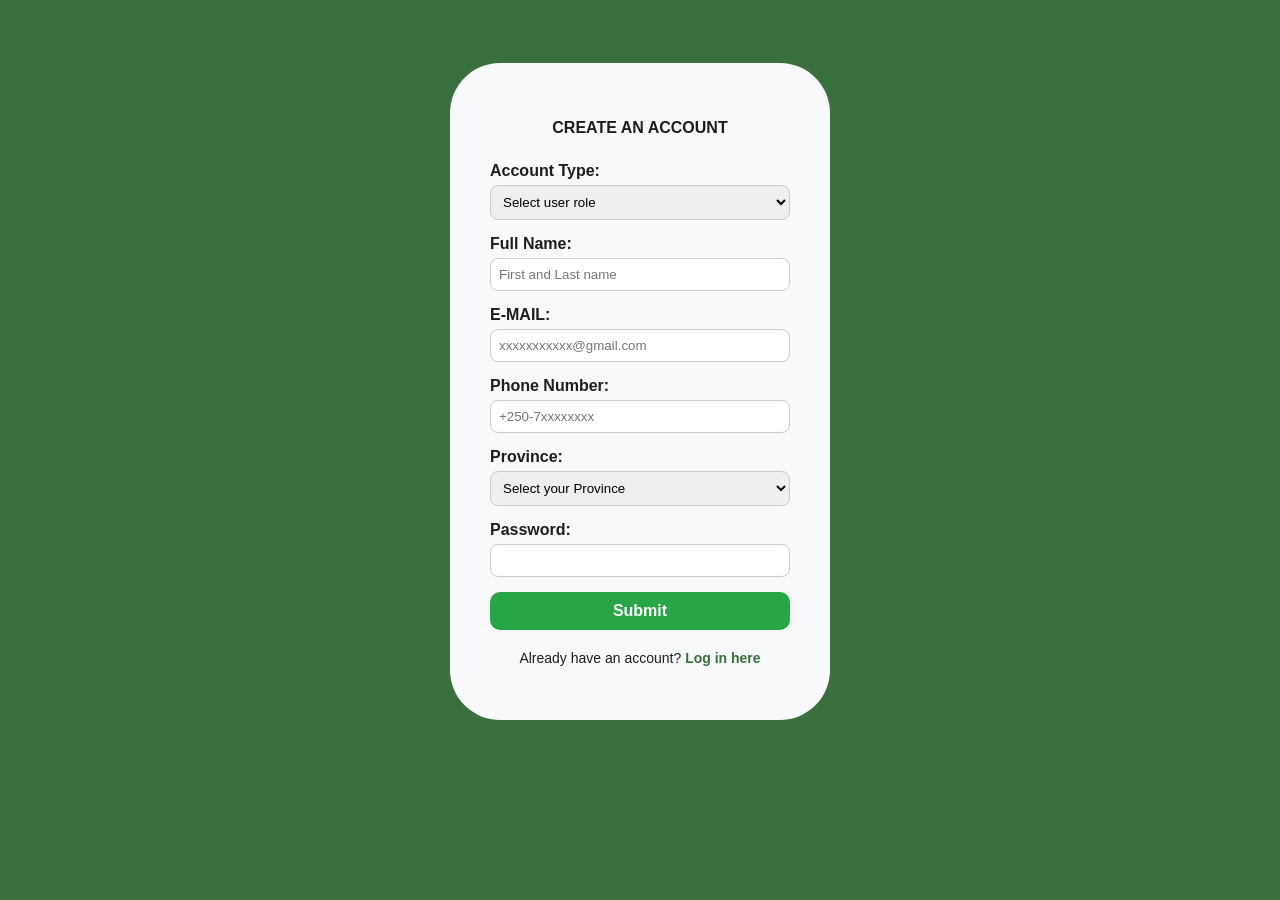
<file: Create account.html>
<!DOCTYPE html>
<html>
<head>
    <title>Agri-Nexus - Create an Account</title>
    <link rel="stylesheet" href="Create account.css">
    <link rel="stylesheet" href="Create account.js">
</head>
<body style="background-color: #27612ce9">

    <div class="divi">
        <p style="text-align: center; margin-bottom: 25px;"><b>CREATE AN ACCOUNT</b></p>
        
        <form>
            
            <label for="account type"><b>Account Type:</b></label>
            <select id="account type" class="input" name="account type" required>
                <option  disabled selected>Select user role</option>
                <option value="farmer">Farmer / Seller</option>
                <option value="buyer">Buyer / Businessman/Businesswoman</option>
            </select>

            <label for="fullname"><b>Full Name:</b></label>
            <input type="text" id="fullname" class="input" name="fullname" placeholder="First and Last name" required>

            <label for="email"><b>E-MAIL:</b></label>
            <input type="email" id="email" class="input" name="email" placeholder="xxxxxxxxxxx@gmail.com" required>

            <label for="phone"><b>Phone Number:</b></label>
            <input type="tel" id="phone" class="input" name="phone" placeholder="+250-7xxxxxxxx" required>

            <label for="province"><b>Province:</b></label>
            <select id="province" class="input" name="province" required>
                <option value="" disabled selected>Select your Province</option>
                <option value="Kigali">Kigali City</option>
                <option value="Eastern">Eastern Province</option>
                <option value="Northern">Northern Province</option>
                <option value="Southern">Southern Province</option>
                <option value="Western">Western Province</option>
            </select>

            <label for="password"><b>Password:</b></label>
            <input type="password" id="password" class="input" name="password" required>

            <input type="submit" class="submit">
        </form>

        <script>
            // Grab the form and the fields we want to check
            var signupForm = document.querySelector("form");
            var passwordBox = document.getElementById("password");
            var fullnameBox = document.getElementById("fullname");

            // Run this when the form is submitted (Sign Up button clicked)
            signupForm.addEventListener("submit", function (event) {

                // Stop the page from reloading/submitting for real
                event.preventDefault();

                // Simple password length check
                if (passwordBox.value.length < 6) {
                    alert("Your password should be at least 6 characters long.");
                    return;
                }

                // If everything is fine, show a success message
                alert("Account created successfully! Welcome, " + fullnameBox.value + ".");
            });
        </script>

        <p style="text-align: center; margin-top: 20px; font-size: 14px;">
            Already have an account? <a href="login page.html" style="text-decoration: none; color: #27612ce9; font-weight: bold;">Log in here</a>
        </p>
    </div>

</body>
</html>
</file>
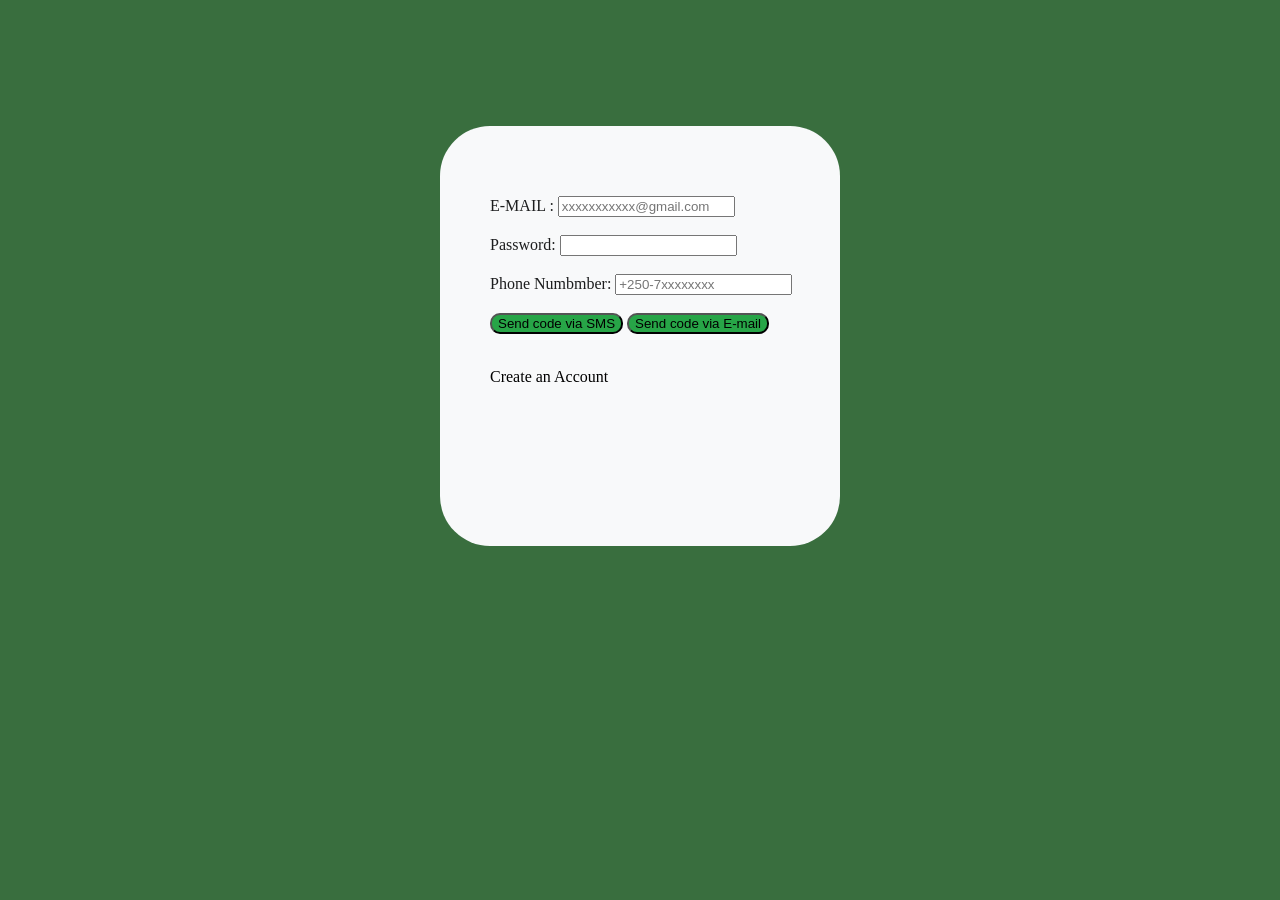
<file: Forgot password.html>
<!DOCTYPE html>
<html>
    <head>
        <title>Agri-Nexus - Forgot Account Password</title>
        <link rel="stylesheet" href="Forgot password.css">
        <link rel="stylesheet" href="Forgot password.js">
        <meta name="viewport" content="width=device-width, initial-scale=1.0">
    </head>
    <body style="background-color: #27612ce9">
        <div class="divi">
            
            E-MAIL  : <input type="email" id="email" name="email" placeholder="xxxxxxxxxxx@gmail.com"><br><br>
            Password: <input type="password" id="password" name="password"><br><br>
            Phone Numbmber: <input type="number" maxlength="15" placeholder="+250-7xxxxxxxx"><br><br>
            <input type="button" value="Send code via SMS" style="background-color: #27a547; border-radius: 10px;">      <input type="submit" value="Send code via E-mail" style="background-color: #27a547; border-radius: 10px;"><br><br>
            <p><a href="Create account.html" style="text-decoration: none; color: black;">Create an Account</a></p>
        </div>
    </body>
</html>
</file>
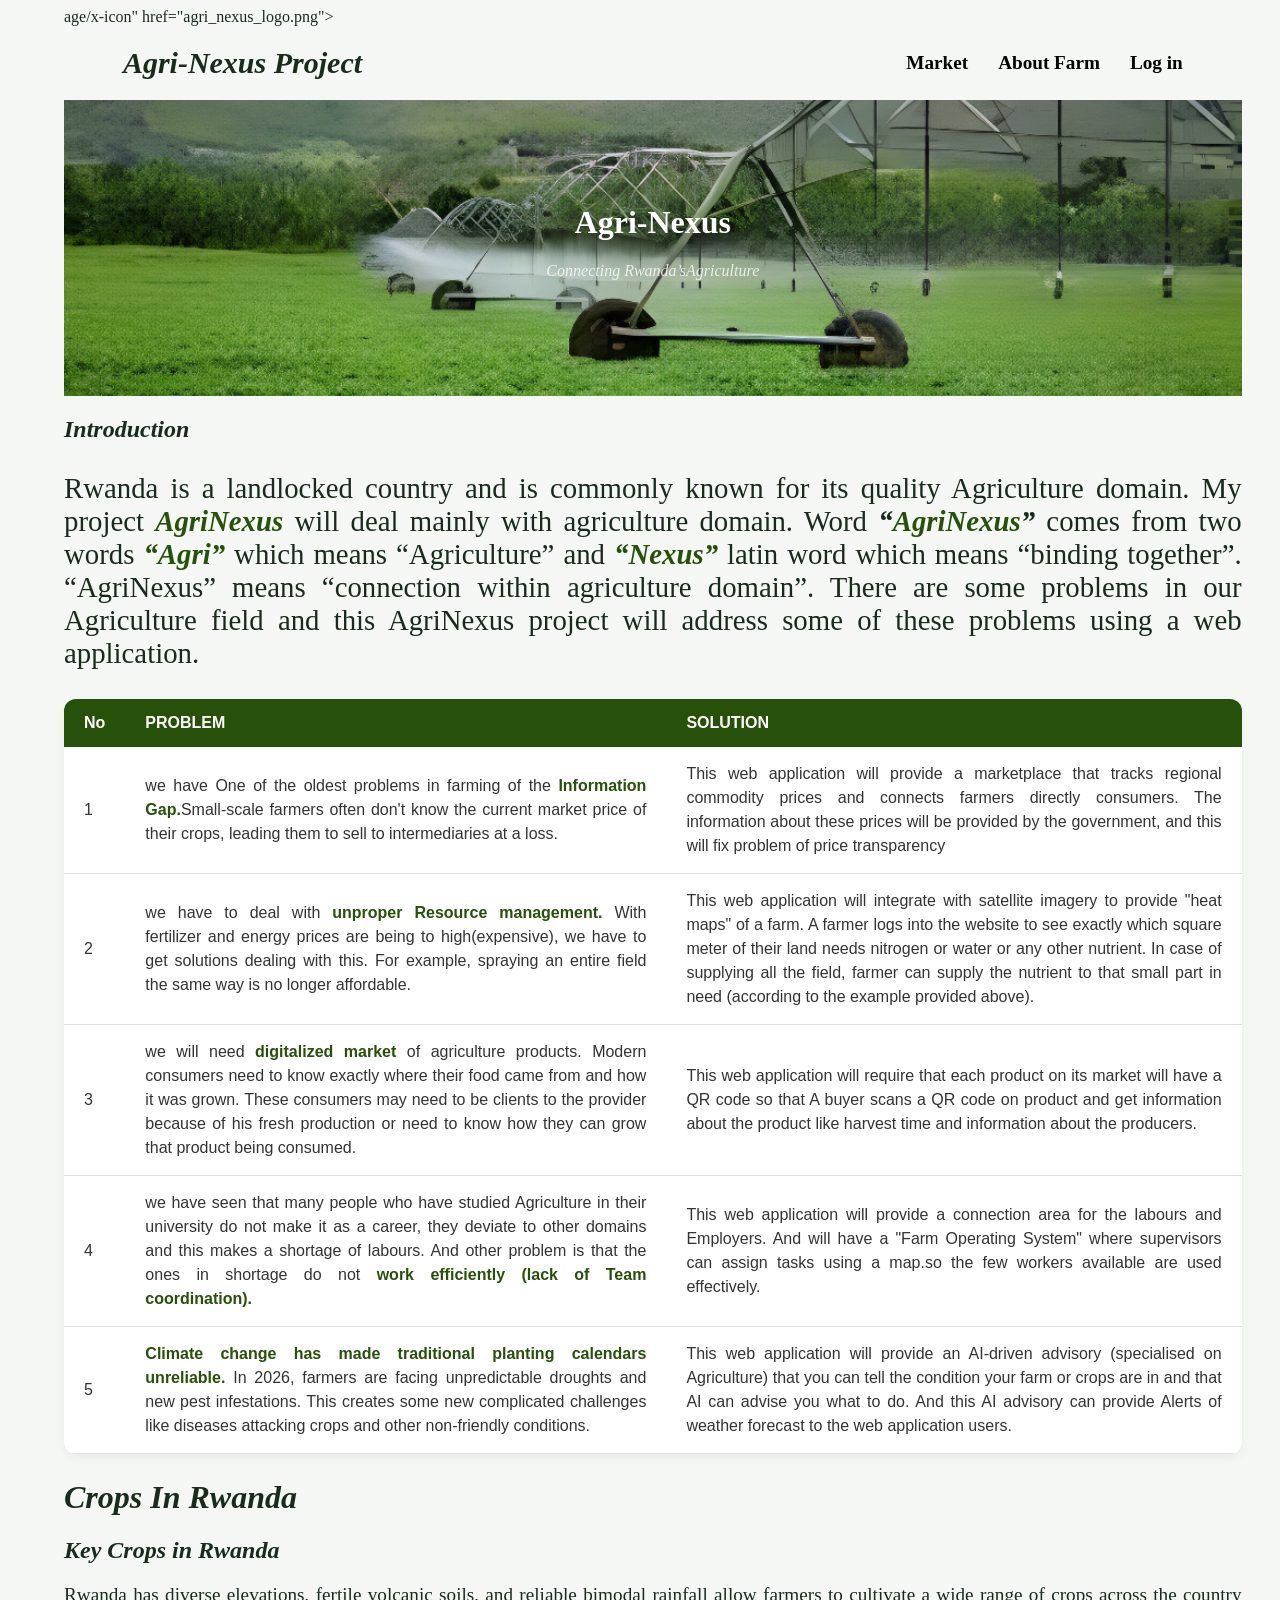
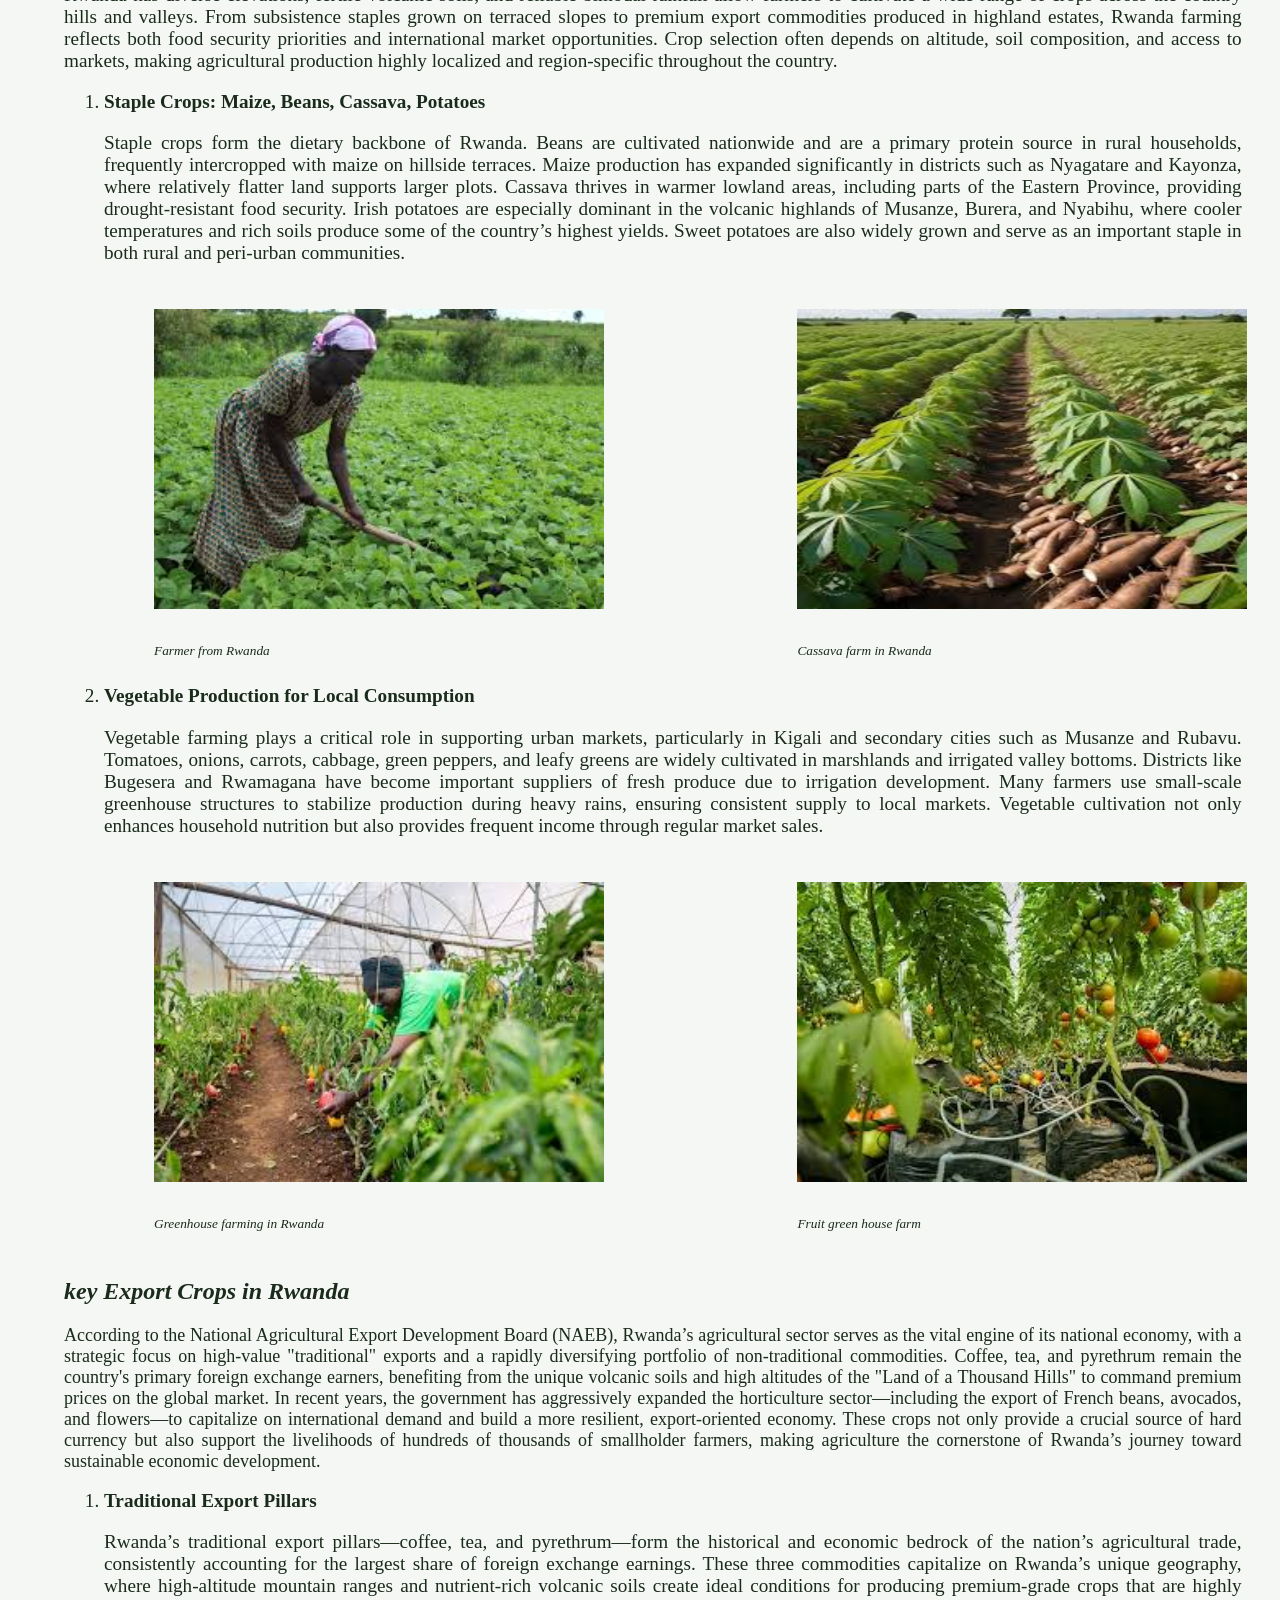
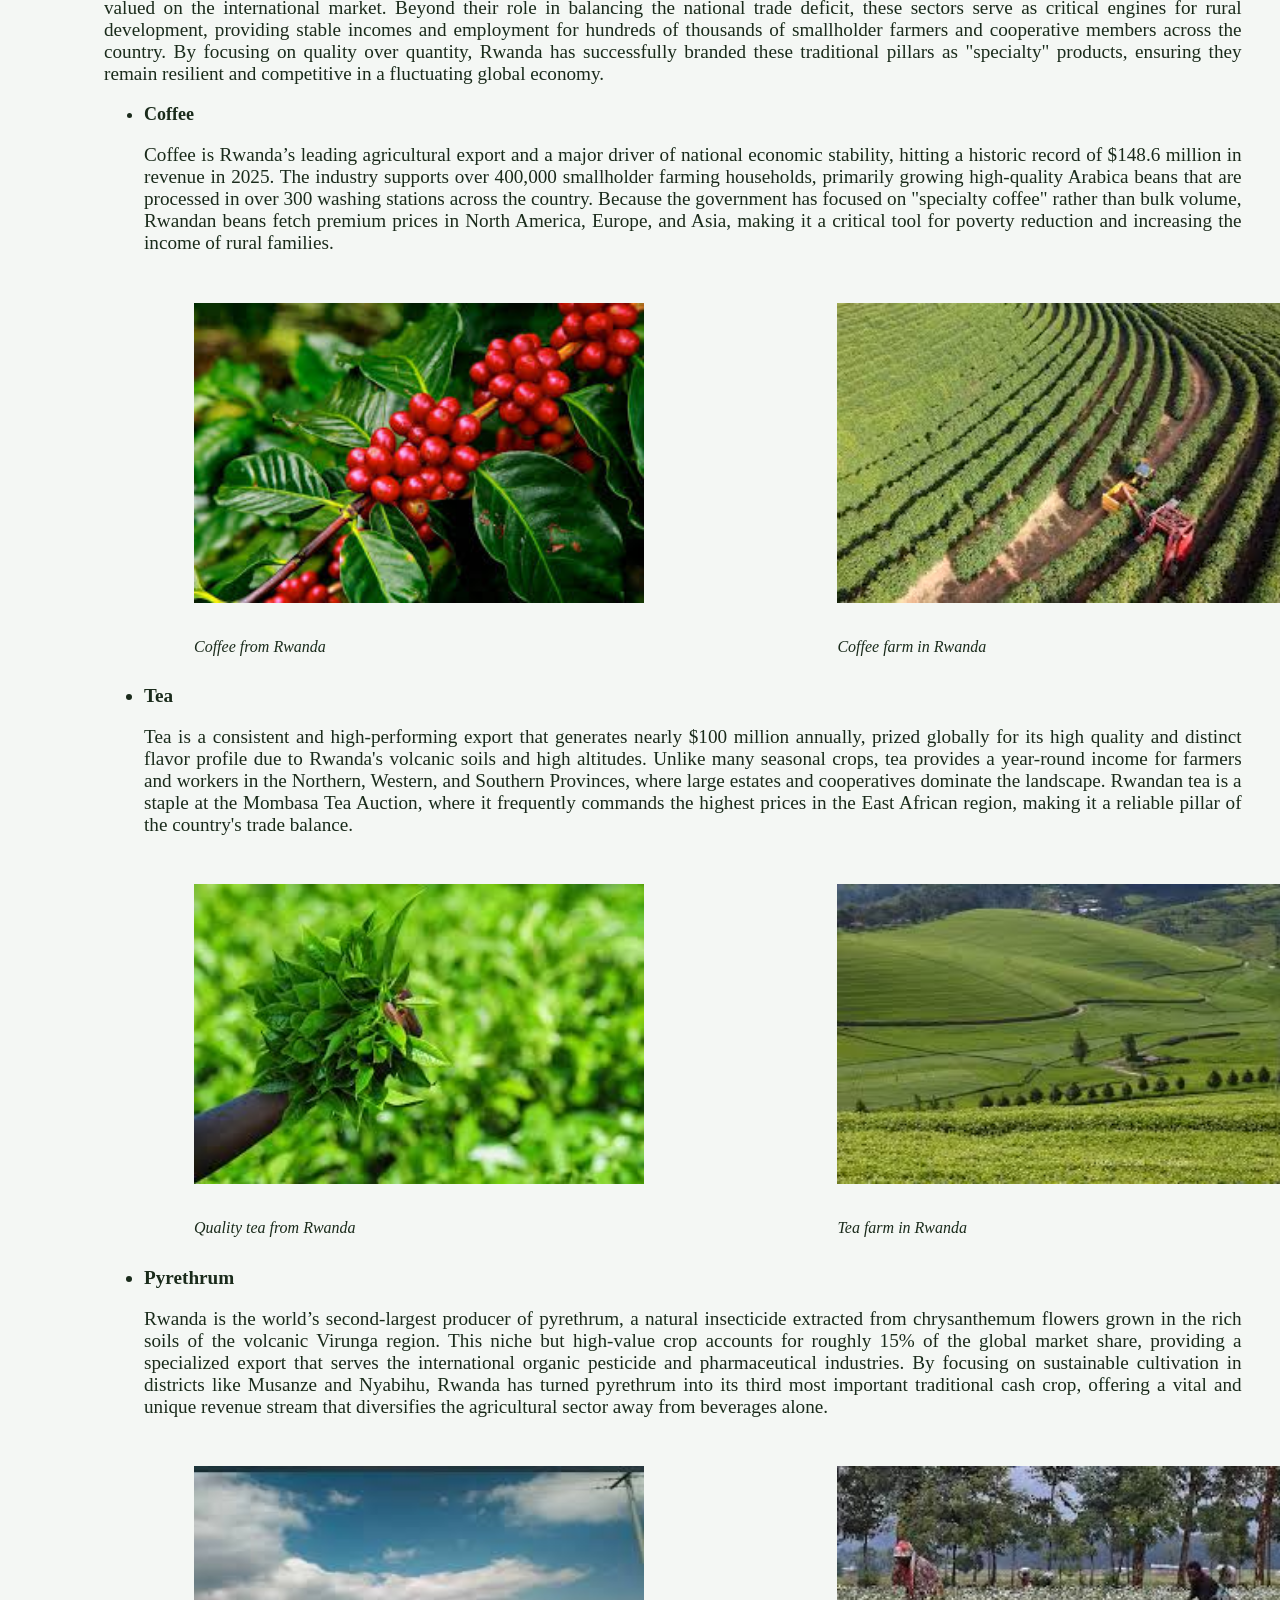
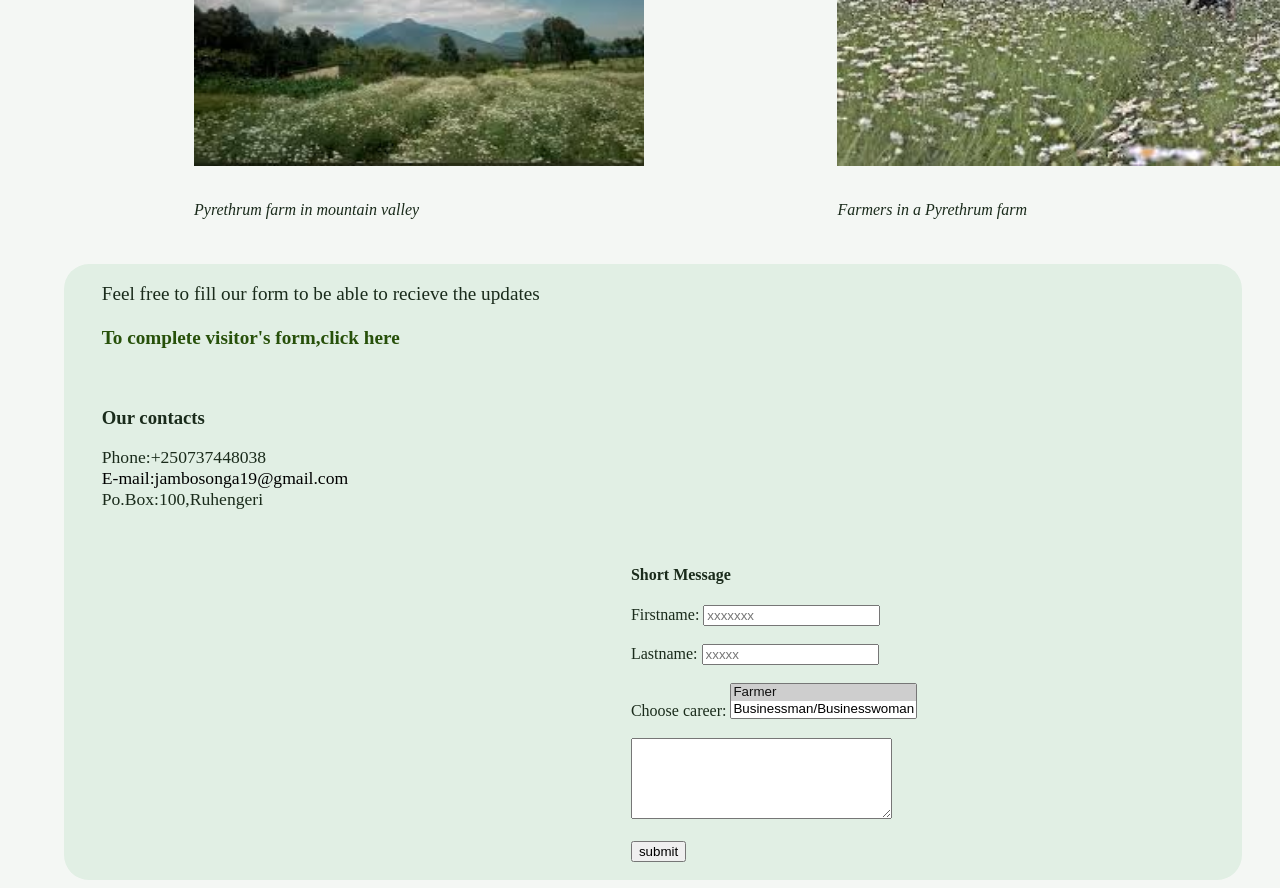
<file: Introduction page.html>
<!DOCTYPE html>
<html lang="en">
    
<head>
  <title>Agri-Nexus</title>
  <link rel="icon" type="im<meta name="viewport" content="width=device-width, initial-scale=1.0">age/x-icon" href="agri_nexus_logo.png">
  <meta name="description" content="Agriculture connection">
  <meta name="keywords" content="Agriculture market,Agriculture work opportunities,Agriculture farm management System">
  <meta name="author" content="Jambo Songa">
  
  <link rel="stylesheet" href="Introduction page.css">
  <link rel="stylesheet" href="Introduction page.js">
  
</head>
<body>

<nav class="navbar">
<div class="logo"> Agri-Nexus Project </div>
<ul class="nav-links" >
<li><a href="Agri-Nexus Market.html">Market</a></li>
<li><a href="about the farm.html">About Farm</a></li>

<li ><a href="login page.html">Log in</a></li>
</ul>
</nav>

<!--introduction-->

<div class="intropic">
      <h1 style="line-height: 0.1;">Agri-Nexus</h1>
      <p style="opacity: 0.8;"><i>Connecting Rwanda’sAgriculture</i></p>
</div>

<h2> <i>Introduction </i> </h2>
<p style="font-size:180%;"> Rwanda is a landlocked country and is commonly known for its quality Agriculture domain. My project <i><b><span style="font-weight: 600; color: #27500A;">AgriNexus</span> </b></i> will deal mainly with agriculture domain. Word<i> <b><q><span style="font-weight: 600; color: #27500A;">AgriNexus</span></q></b></i> comes from two words <i><span style="font-weight: 600; color: #27500A"><q>Agri</q></span></i> which means <q>Agriculture</q> and <i><span style="font-weight: 600; color: #27500A"><q>Nexus</q></span></i> latin word which means <q>binding together</q>.
<q>AgriNexus</q> means <q>connection within agriculture domain</q>. There are some problems in our Agriculture field and this AgriNexus project will address some of these problems using a web application.</p>

<!--table displaying the column of problem to address and the solution in othe colomu-->

<div>
<div>

<table>

<tr>
<th> <b>No</b></th>
<th> <b>PROBLEM </b></th>
<th> <b>SOLUTION </b></th>
</tr>

<tr>
<td> 1</td>
<td> we have One of the oldest problems in farming of the <span style="font-weight: 600; color: #27500A">Information Gap.</span>Small-scale farmers often don't know the current market price of their crops, leading them to sell to intermediaries at a loss.  </td>
<td> This web application will provide a marketplace that tracks regional commodity prices and connects farmers directly consumers. The information about these prices will be provided by the government, and this will fix problem of price transparency </td>
</tr>

<tr>
<td> 2 </td>
<td> we have to deal with <span style="font-weight: 600; color: #27500A">unproper Resource management.</span> With fertilizer and energy prices are being to high(expensive), we have to get solutions dealing with this. For example, spraying an entire field the same way is no longer affordable. </td>
<td> This web application will integrate with satellite imagery to provide "heat maps" of a farm. A farmer logs into the website to see exactly which square meter of their land needs nitrogen or water or any other nutrient. In case of supplying all the field, farmer can supply the nutrient to that small part in need (according to the example provided above).  </td>
</tr>

<tr>
<td>3</td>
<td>we will need <span style="font-weight: 600; color: #27500A">digitalized market</span> of agriculture products. Modern consumers need to know exactly where their food came from and how it was grown. These consumers may need to be clients to the provider because of his fresh production or need to know how they can grow that product being consumed.</td>
<td>This web application will require that each product on its market will have a QR code so that A buyer scans a QR code on product and get information about the product like harvest time and information about the producers.</td>
</tr>

<tr>
<td>4</td>
<td>we have seen that many people who have studied Agriculture in their university do not make it as a career, they deviate to other domains and this makes a shortage of labours. And other problem is that the ones in shortage do not <span style="font-weight: 600; color: #27500A">work efficiently (lack of Team coordination).</span></td>
<td>This web application will provide a connection area for the labours and Employers. And will have a "Farm Operating System" where supervisors can assign tasks using a map.so the few workers available are used effectively.</td>
</tr>

<tr>
<td>5</td>
<td><span style="font-weight: 600; color: #27500A">Climate change has made traditional planting calendars unreliable.</span> In 2026, farmers are facing unpredictable droughts and new pest infestations. This creates some new complicated challenges like diseases attacking crops and other non-friendly conditions.</td>
<td>This web application will provide an AI-driven advisory (specialised on Agriculture) that you can tell the condition your farm or crops are in and that AI can advise you what to do. And this AI advisory can provide Alerts of weather forecast to the web application users.</td>
</tr>
</table>
</div>
</div>

<!-- about crops in rwanda,more likely to be cultivated and more to be exported-->
<h1><i> Crops In Rwanda</i></h1>
<h2><i> Key Crops in Rwanda</i></h2>
<p style="font-size: larger;"> Rwanda has diverse elevations, fertile volcanic soils, and reliable bimodal rainfall allow farmers to cultivate a wide range of crops across the country hills and valleys. From subsistence staples grown on terraced slopes to premium export commodities produced in highland estates, Rwanda farming reflects both food security priorities and international market opportunities. Crop selection often depends on altitude, soil composition, and access to markets, making agricultural production highly localized and region-specific throughout the country.</p>
<ol type="1">
      <li style="font-size: larger;"><b>Staple Crops: Maize, Beans, Cassava, Potatoes</b></li>
      <p style="font-size: larger;">Staple crops form the dietary backbone of Rwanda. Beans are cultivated nationwide and are a primary protein source in rural households, frequently intercropped with maize on hillside terraces. Maize production has expanded significantly in districts such as Nyagatare and Kayonza, where relatively flatter land supports larger plots. Cassava thrives in warmer lowland areas, including parts of the Eastern Province, providing drought-resistant food security. Irish potatoes are especially dominant in the volcanic highlands of Musanze, Burera, and Nyabihu, where cooler temperatures and rich soils produce some of the country’s highest yields. Sweet potatoes are also widely grown and serve as an important staple in both rural and peri-urban communities.
<div class="imagediv">
      <figure>
      <img src="pic1.jpg" alt="potatoes" class="image" style="margin-right: 3cm;">
      <figcaption style="font-size: smaller;"><i>Farmer from Rwanda</i></figcaption>      
      </figure>
      <figure>
      <img src="pic2.jpg" alt="irish" class="image">
      <figcaption style="font-size: smaller;"><i>Cassava farm in Rwanda</i></figcaption>
      </figure>
</div>
            <li style="font-size: larger;"><b>Vegetable Production for Local Consumption</b> </li>
      <p style="font-size: larger;">Vegetable farming plays a critical role in supporting urban markets, particularly in Kigali and secondary cities such as Musanze and Rubavu. Tomatoes, onions, carrots, cabbage, green peppers, and leafy greens are widely cultivated in marshlands and irrigated valley bottoms. Districts like Bugesera and Rwamagana have become important suppliers of fresh produce due to irrigation development. Many farmers use small-scale greenhouse structures to stabilize production during heavy rains, ensuring consistent supply to local markets. Vegetable cultivation not only enhances household nutrition but also provides frequent income through regular market sales.</p>
      </p>
<div class="imagediv">
      <figure>
      <img src="pic3.jpg" alt="veg1" class="image" style="margin-right: 3cm;">
      <figcaption style="font-size: smaller;"><i>Greenhouse farming in Rwanda</i></figcaption>
      </figure>
      <figure>
      <img src="pic4.jpg" alt="veg2" class="image">
      <figcaption style="font-size: smaller;"><i>Fruit green house farm</i></figcaption>
      </figure>
</div>
</ol>
<h2><i> key Export Crops in Rwanda</i></h2>
<p style="font-size: large;"> According to the National Agricultural Export Development Board (NAEB), Rwanda’s agricultural sector serves as the vital engine of its national economy, with a strategic focus on high-value "traditional" exports and a rapidly diversifying portfolio of non-traditional commodities. Coffee, tea, and pyrethrum remain the country's primary foreign exchange earners, benefiting from the unique volcanic soils and high altitudes of the "Land of a Thousand Hills" to command premium prices on the global market. In recent years, the government has aggressively expanded the horticulture sector—including the export of French beans, avocados, and flowers—to capitalize on international demand and build a more resilient, export-oriented economy. These crops not only provide a crucial source of hard currency but also support the livelihoods of hundreds of thousands of smallholder farmers, making agriculture the cornerstone of Rwanda’s journey toward sustainable economic development.</p>
<ol type="1">
      <li style="font-size: larger;"><b>Traditional Export Pillars</b>
            <p>Rwanda’s traditional export pillars—coffee, tea, and pyrethrum—form the historical and economic bedrock of the nation’s agricultural trade, consistently accounting for the largest share of foreign exchange earnings. These three commodities capitalize on Rwanda’s unique geography, where high-altitude mountain ranges and nutrient-rich volcanic soils create ideal conditions for producing premium-grade crops that are highly valued on the international market. Beyond their role in balancing the national trade deficit, these sectors serve as critical engines for rural development, providing stable incomes and employment for hundreds of thousands of smallholder farmers and cooperative members across the country. By focusing on quality over quantity, Rwanda has successfully branded these traditional pillars as "specialty" products, ensuring they remain resilient and competitive in a fluctuating global economy.</p>
            <ul style="list-style-type: disc;">
                  <li style="font-size: large;"><b>Coffee</b></li>
                  <p>Coffee is Rwanda’s leading agricultural export and a major driver of national economic stability, hitting a historic record of $148.6 million in revenue in 2025. The industry supports over 400,000 smallholder farming households, primarily growing high-quality Arabica beans that are processed in over 300 washing stations across the country. Because the government has focused on "specialty coffee" rather than bulk volume, Rwandan beans fetch premium prices in North America, Europe, and Asia, making it a critical tool for poverty reduction and increasing the income of rural families.</p>
                  <div class="imagediv">
                        <figure>
                         <img src="coffee1.jpg" alt="coffee" class="image" style="margin-right: 3cm;">
                         <figcaption style="font-size: smaller;"><i>Coffee from Rwanda</i></figcaption>
                        </figure>
                        <figure>
                         <img src="coffee2.jpg" alt="coffee" class="image">
                         <figcaption style="font-size: smaller;"><i>Coffee farm in Rwanda</i></figcaption>
                        </figure>
                  
                  </div>
                  <li><b>Tea</b></li>
                  <p>Tea is a consistent and high-performing export that generates nearly $100 million annually, prized globally for its high quality and distinct flavor profile due to Rwanda's volcanic soils and high altitudes. Unlike many seasonal crops, tea provides a year-round income for farmers and workers in the Northern, Western, and Southern Provinces, where large estates and cooperatives dominate the landscape. Rwandan tea is a staple at the Mombasa Tea Auction, where it frequently commands the highest prices in the East African region, making it a reliable pillar of the country's trade balance.</p>
                  <div class="imagediv">
                        <figure>
                         <img src="tea1.jpg" alt="tea" class="image" style="margin-right: 3cm;">
                         <figcaption style="font-size: smaller;"><i>Quality tea from Rwanda</i></figcaption>     
                        </figure>
                        <figure>
                         <img src="tea2.jpg" alt="tea" class="image">
                         <figcaption style="font-size: smaller;"><i>Tea farm in Rwanda</i></figcaption>
                        </figure>
                        
                  </div>
                  <li><b>Pyrethrum</b></li>
                  <p> Rwanda is the world’s second-largest producer of pyrethrum, a natural insecticide extracted from chrysanthemum flowers grown in the rich soils of the volcanic Virunga region. This niche but high-value crop accounts for roughly 15% of the global market share, providing a specialized export that serves the international organic pesticide and pharmaceutical industries. By focusing on sustainable cultivation in districts like Musanze and Nyabihu, Rwanda has turned pyrethrum into its third most important traditional cash crop, offering a vital and unique revenue stream that diversifies the agricultural sector away from beverages alone.</p>
            <div class="imagediv">
                  <figure>
                        <img src="pyr1.jpg" alt="pyr1" class="image" style="margin-right: 3cm;">
                        <figcaption style="font-size: smaller;"><i>Pyrethrum farm in mountain valley</i></figcaption>
                  </figure>
                   <figure>
                        <img src="pyr2.jpg" alt="pyr2" class="image">
                      <figcaption style="font-size: smaller;"><i>Farmers in a Pyrethrum farm</i></figcaption>
                   </figure>     
                        
            </div>
            </ul>
      </li>
      
</ol>




<div style="background-color:#E1EFE4; border-radius: 25px;">
  <div class="last">
      <p style="font-size: larger;">Feel free to fill our form to be able to recieve the updates</p>
      <h4><a href="Visitor Page.html" style="font-size: larger; text-decoration: none; color: #27500A;"> To complete visitor's form,click here</a></h4><br>
      <h3>Our contacts </h3>
      <p style="font-size:110%;">Phone:+250737448038<br><a href="mailto:jambosonga19@gmail.com" style="text-decoration: none; color: black;">E-mail:jambosonga19@gmail.com</a><br>Po.Box:100,Ruhengeri</p>
  </div>
      <div class="last" style="margin-left: 15cm; margin-top: 1cm; text-align: left;">
      <form>
            <h4 style="margin-top:0;"><b>Short Message</b></h4>
      <label for="fname">Firstname:</label>
      <input type="text" name="fname" id="fname" placeholder="xxxxxxx" required><br><br>
      <label for="lname">Lastname:</label>
      <input type="text" id="lname" name="fname" placeholder="xxxxx"><br><br>
      <label for="career">Choose career:</label>
      <select id="career" name="career" size="2">
            <option value="Farmer" selected>Farmer</option>
            <option value="Businessman/businesswoman">Businessman/Businesswoman</option>
            <option value="Others">Others</option>
      </select> <br><br> 
    <textarea name="message" rows="5" cols="30"></textarea><br><br>
    <input type="submit" value="submit"><br><br>
    </form>
  </div>


</div>


</body>
</html>
</file>
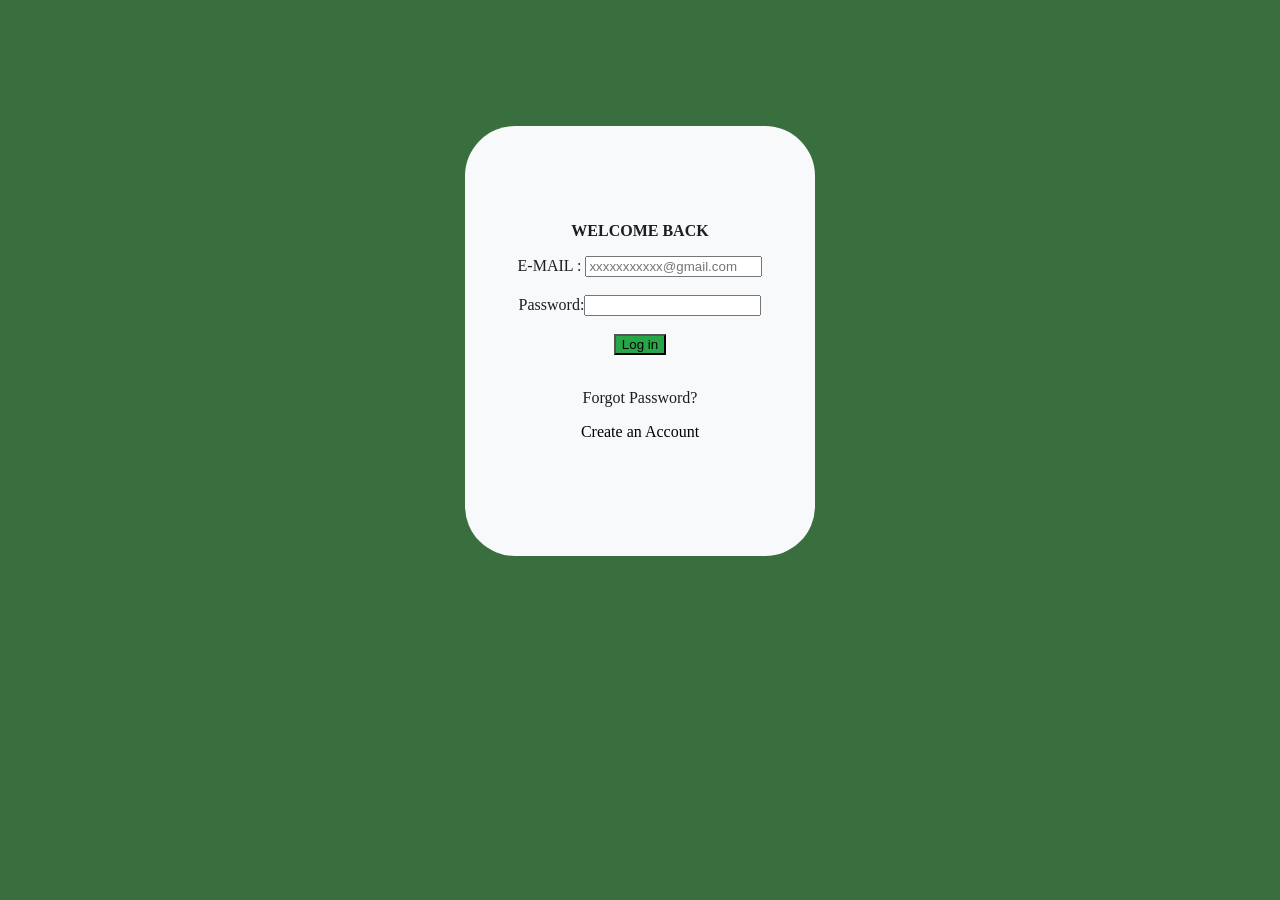
<file: Login page.html>
<!DOCTYPE html>
<html>
    <head>
        <title>Agri-Nexus - Log In</title>
        <link rel="stylesheet" href="Login page.css">
        <link rel="stylesheet" href="Login page.js">
        <meta name="viewport" content="width=device-width, initial-scale=1.0">
    </head>
    <body style="background-color: #27612ce9">
        <div class="divi">
            <p><b>WELCOME BACK</b></p>
            E-MAIL  : <input type="email" id="email" name="email" placeholder="xxxxxxxxxxx@gmail.com"><br><br>
            Password:<input type="password" id="password" name="password"><br><br>
            <input type="submit" value="Log in" style="background-color: #27a547"><br><br>
            <p><a href="Forgot password.html" style="text-decoration: none; color: #1c1d1e;">Forgot Password?</a></p>
            <p><a href="Create account.html" style="text-decoration: none; color: black;"> Create an Account</a></p>
        </div>
    </body>
</html>
</file>
<file: Introduction page.css>
.last{
            display:inline-block;
            vertical-align: top;
            margin-left: 1cm;
      }
    .meh{
          width: 270px; 
          height:150px;
          display: inline-block;

      }
    .image{
            width: 450px;
            height: 300px;
            margin-bottom: 30px;
            
      }
    .imagediv{
            display: flex; 
            padding: 10px;
      }
    .intropic{
            background-image: url(intropicture.jpg);
            background-position: center;
            background-size: cover;
            background-repeat: no-repeat;
            padding: 100px 20px;

            display: flex;
            align-items: center;
            justify-content: center;
            flex-direction: column;
            text-align: center;
            color: white;
      }
    .navbar {
            display: flex;
            justify-content: space-between; /* Pushes Logo to left, Links to right */
            align-items: center;           /* Keeps everything vertically centered */
            padding: 20px 5%;

      }
    .logo {
           font-size: 30px;
           font-weight: bold;
           font-style: italic;
      }
    .nav-links {
           display: flex;                 /* This makes the links sit horizontally */
           list-style: none;              /* Removes the bullet points */
           margin: 0;
           padding: 0;
           font-size: larger;
      }
    .nav-links li {
           margin-left: 30px;           /* Adds space between each link */
           font-weight: bold;
      }

    .nav-links a {
            text-decoration: none;         /* Removes the underline */
           color: black;
           font-weight: bold;
      }
    table {
    width: 100%;
    border-collapse: collapse;
    margin: 25px 0;
    font-size: 16px;
    font-family: sans-serif;
    box-shadow: 0 4px 10px rgba(0, 0, 0, 0.05);
    border-radius: 12px;
    overflow: hidden; /* Ensures the rounded corners apply to the header */
    background-color: white;
      }  

    table th {
    background-color: #27500A; /* Deep green from layout */
    color: white;
    text-align: left;
    font-weight: bold;
    padding: 15px 20px;
      }

    table td {
    padding: 15px 20px;
    border-bottom: 1px solid #e0e0e0;
    color: #333333;
    line-height: 1.5;
      }
    body{
      background-color: #f4f7f4; 
      margin-left:5%; margin-right:3%; 
      text-align: justify;
      color: #1A2B1B;
        }
</file>
<file: About the farm.css>
.into{
            background-color: #1A3B18; 
            display:flex; 
            flex-direction: column; 
            align-items:center; 
            justify-content:center; 
            padding:50px
        }
        .end{
            background-color: #1A3B18; 
            display:flex; 
            flex-direction: column; 
            align-items:center; 
            justify-content:center; 
            padding:20px
        }
        .middiv{
            background-color:white; 
            display: flex; 
            flex-direction: column; 
            padding: 20px; 
            border: 1px solid #ccc; 
            border-radius: 25px; 
            margin: 20px;
            
        }
        .mindiv{
            background-color: #F1EFEA; 
            color:#68829E; 
            border: 1px solid #ccc; 
            border-color: #D8D3C9; 
            border-radius:10px; 
            padding:5px;
            margin:5px;
        }
</file>
<file: Agri-Nexus Market.css>
body {
            margin: 0;
        }
           .end{
            display: flex;
            flex-direction: row;
            background-color: #2d1f0a;
            justify-content: space-evenly;
            
           }
           .end div{
            color: white;
            flex-direction: column;
            text-align: left;
            margin: 50px;
           }
           .end p{
            font-size: smaller;
            color: beige;
           }
           .preend{
            display: flex;
            background-color: #4a7c20;
            justify-content: space-evenly;
            flex-direction: column;
            height: 300px;
           }
           .preend div{
            color: white;
            margin: auto;
            padding: 0px;
            
           }
           .pre2end{
            display: flex;
            flex-direction: column;
            justify-content: center;
            background-color: #ede8dc;
            padding: 50px;
            height: 500px;
            margin-top: 20px;
           }
           .pre2end div{
            display: flex;
            flex-direction: column;
            justify-content: center;
           
           }
           .top{
            display: flex;
            flex-direction: row;
            background-color: #2d5016;
            justify-content: space-between;
            margin-bottom: 0;
            
           }
           
           body{
            font-family:'Gill Sans', 'Gill Sans MT', Calibri, 'Trebuchet MS', sans-serif;
           }
            .market-card {
            background-color: #3d5229; 
            color: white;
            padding: 25px;
            border-radius: 20px;
            width: 500px;
            font-family: sans-serif;
            box-shadow: 0 4px 15px rgba(0,0,0,0.2);
            margin: 50px;
        }

        .header {
            display: flex;
            justify-content: space-between;
            align-items: center;
            margin-bottom: 25px;
            font-size: 14px;
            color: #a3b899;
        }

        
        .price-row {
            display: flex;
            align-items: center;
            padding: 15px 0;
            border-bottom: 1px solid rgba(255, 255, 255, 0.05);
        }

        .icon-box {
            background-color: rgba(255, 255, 255, 0.1);
            width: 50px;
            height: 50px;
            border-radius: 12px;
            display: flex;
            justify-content: center;
            align-items: center;
            margin-right: 15px;
            font-size: 24px;
        }
        .item-name {
            font-weight: bold;
            font-size: 18px;
            margin: 0;
        }

        .item-subtext {
            font-size: 13px;
            color: #a3b899;
            margin: 0;
        }
        .price-value {
            font-weight: bold;
            font-size: 18px;
            margin: 0;
        }

         .listings{
            background-color: #fdfdfb;
            margin-top: 0;
            margin-bottom: 0;    
        }
        .listings1{
            margin-left: 50px;
        }
        .cropimage{
            display: flex;
            justify-content: center;
            align-items: center;
            height: 250px;
            width: 250px;
            border-radius: 50px;
            padding: 10px;
        }
        .cropimagesize{
            height: 250px;
            width: 250px;
            border-radius: 50px;
        }
        .wrap{
            display: flex;
            flex-direction: row;
            justify-content: space-around;

        }
        .croptype{
            color: #6B8C3E;
            font-family: sans-serif;
            font-weight: 600;
            font-size: 12px;
        }
        .cropname{
            color: #1A1A1A;
            font-family: sans-serif;
            font-size: 20px;
            font-weight: 700;
            line-height: 0.3;
        }
        .croplocation{
            color: #555555;
            font-family: sans-serif;
            font-size: 14px;
        }
        .cropprice{
            color: #2E5E1E;
            font-family: sans-serif;
            font-size: 20px;
            font-weight: 700;
            line-height: 0.3;
        }
        .cropmin{
            color: #888888;
            font-family: sans-serif;
            font-size: 13px;
        }
        .cropitem{
            background-color: rgba(234, 248, 236, 0.767);
            border: 2px solid;
            box-shadow: 0 2px 6px rgba(0, 0,0,0.8);
            border-radius: 5px;
            border-color: #5c9b45;
        }
        .button{
            display: flex; 
            justify-content: center; 
            align-items: center; 
            background-color: #3c8a18; 
            height: 30px; width: 30px; 
            color: white; 
            border-color:#3c8a18;
        }
</file>
<file: Create account.css>
.divi {
            background-color: #F8F9FA;
            color: #1c1d1e;
            width: 380px; 
            min-height: 520px;
            margin: 5% auto; 
            border-radius: 50px;
            padding-left: 40px;
            padding-right: 40px;
            padding-top: 40px;
            padding-bottom: 40px;
            text-align: left;
            font-family: sans-serif;
            box-sizing: border-box;
        }
        
           .input {
            width: 100%;
            padding: 8px;
            margin-top: 5px;
            margin-bottom: 15px;
            border: 1px solid #ccc;
            border-radius: 8px;
            box-sizing: border-box;
        }

        
        .submit {
            background-color: #27a547;
            color: white;
            font-weight: bold;
            border: none;
            padding: 10px 20px;
            border-radius: 10px;
            cursor: pointer;
            width: 100%;
            font-size: 16px;
        }
</file>
<file: Forgot password.css>
.divi{
            background-color:#F8F9FA ;
            color: #1c1d1e;
            width: 350px;
            height: 350px;
            margin: 10% auto;
            border-radius: 50px;
            padding-left: 50px;
            padding-top: 70px;
            padding-right: 0px;
            text-align: left;    
        }
</file>
<file: Login page.css>
.divi{
            background-color:#F8F9FA ;
            color: #1c1d1e;
            width: 350px;
            height: 350px;
            margin: 10% auto;
            border-radius: 50px;
            padding-left: 0px;
            padding-top: 80px;
            padding-right: 0px;
            text-align: center;
        }
</file>
